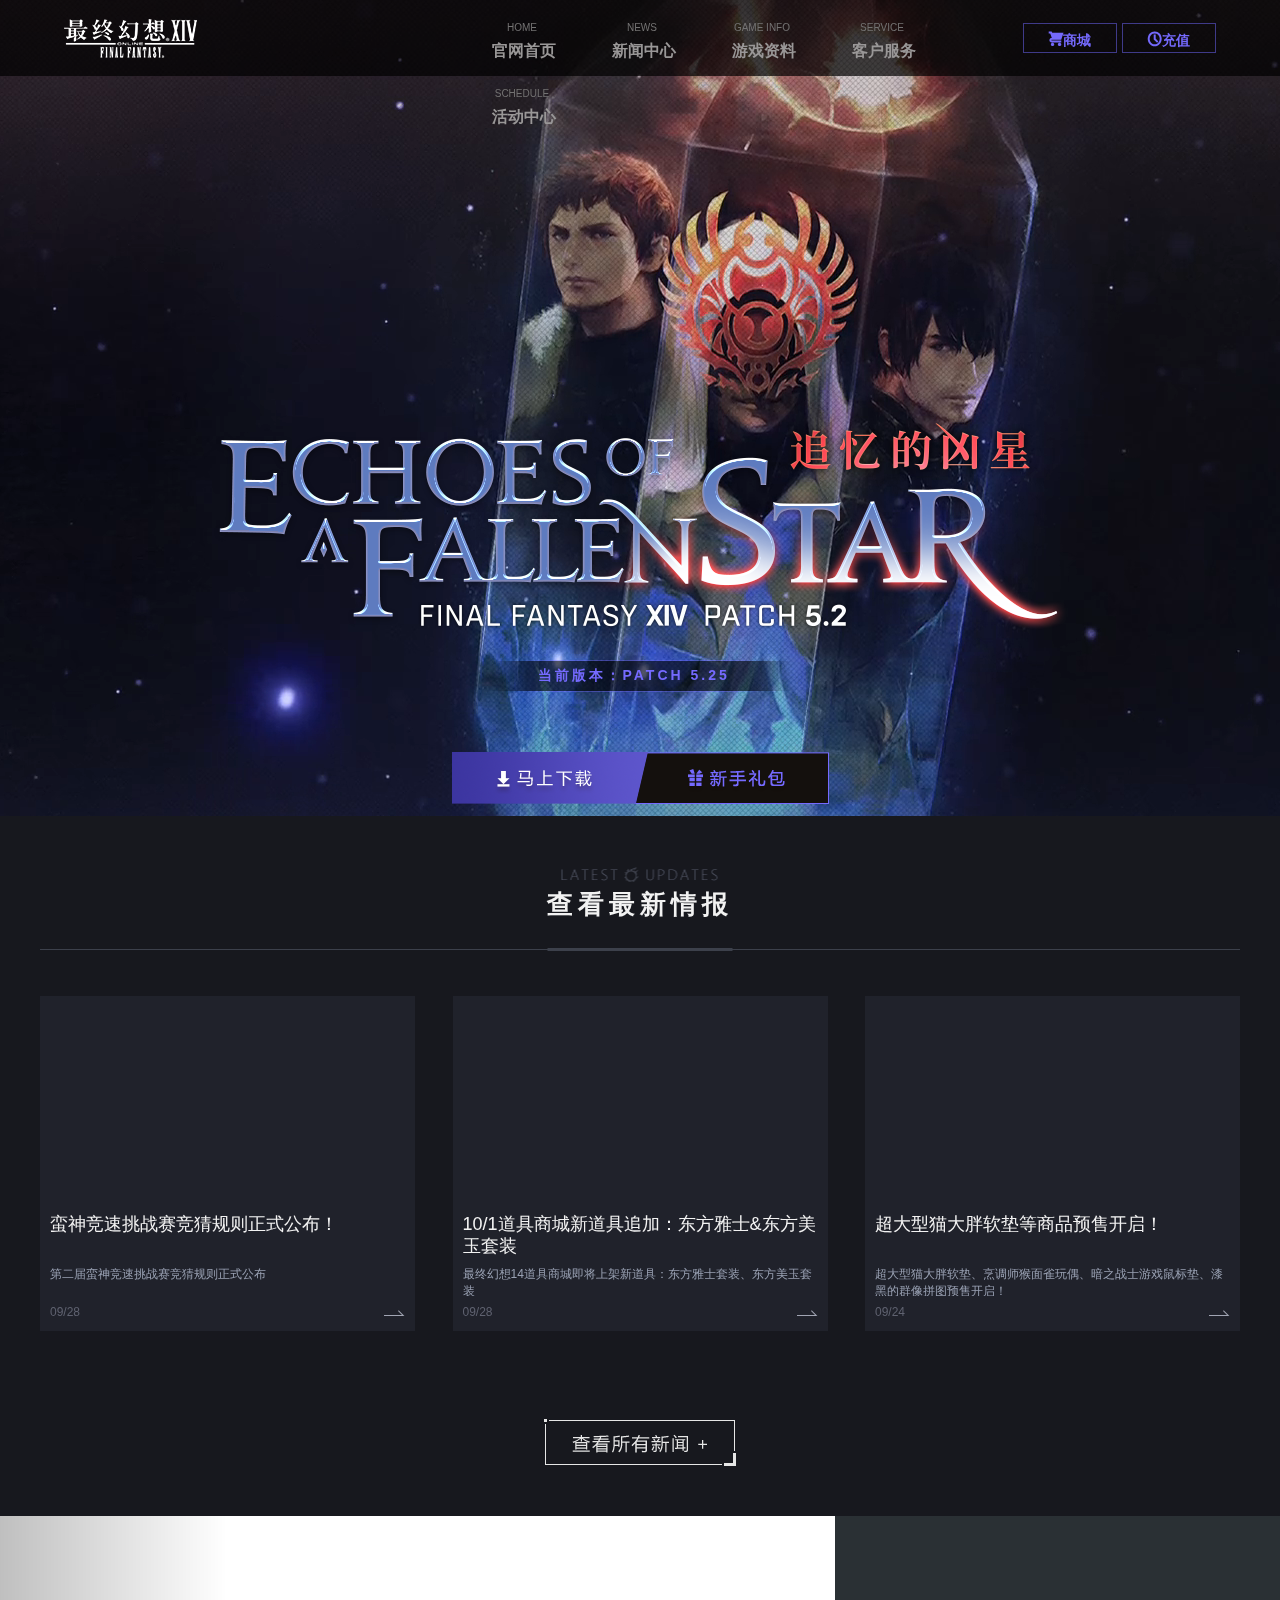
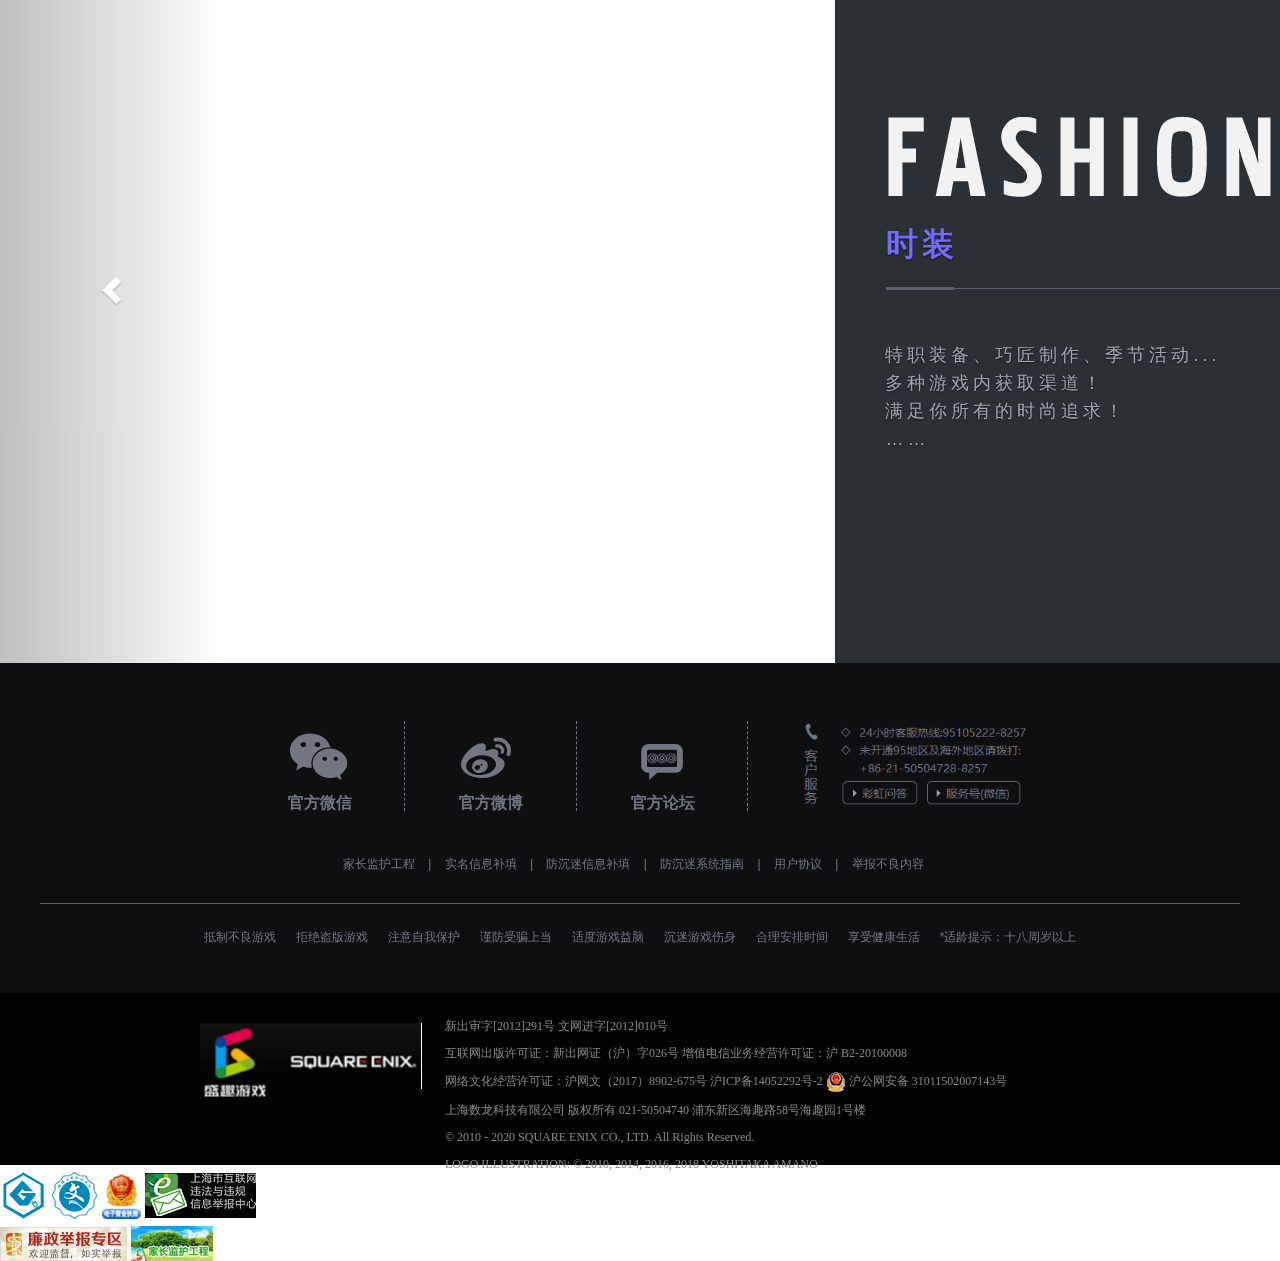
<file: 最终幻想/html/index.html>
<!DOCTYPE html>
<html lang="zh">

<head>
    <meta charset="UTF-8">
    <meta name="viewport" content="width=device-width, initial-scale=1.0">
    <title>FFXIV-index</title>
    <link rel="shortcut icon" href="favicon.ico" type="image/x-icon" />
    <link rel="stylesheet" href="../css/base.css">
    <link rel="stylesheet" href="../css/welcome.css">
    <link rel="stylesheet" href="../css/commen.css">
    <!-- <script src="../js/welcome.js"></script> -->
    <link rel="stylesheet" href="../css/index.css">
    <script src="../js/index.js"></script>
    <script src="../js/jquery.min.js"></script>
    <link rel="stylesheet" href="../bootstrap/css/bootstrap.min.css">
    <script src="../bootstrap/js/bootstrap.min.js"></script>
</head>

<body>
    <div class="app">
        <div class="sliderbar">
            <div class="goback"></div>
        </div>
        <div class="videoBox">
            <video muted="muted" loop="loop" autoplay="autoplay">
                <source src="../media/index/index.mp4" type="video/mp4">
            </video>
        </div>
        <!-- 头部开始 -->
        <div class="head">
            <div class="headBody">
                <div class="hLeft">
                    <a href="../html/welcome.html">
                        <img src="../media/welcome/logo.png" alt="">
                    </a>
                </div>
                <div class="mid">
                    <div class="indexItem1">
                        <a href="" id="indexBanner">
                            <p>HOME</p>
                            <p>官网首页</p>
                        </a>
                    </div>
                    <div class="indexItem1">
                        <a href="">
                            <p>NEWS</p>
                            <p>新闻中心</p>
                        </a>
                    </div>
                    <div class="indexItem1">
                        <a href="">
                            <p>GAME INFO</p>
                            <p>游戏资料</p>
                        </a>
                    </div>
                    <div class="indexItem1">
                        <a href="">
                            <p>SERVICE</p>
                            <p>客户服务</p>
                        </a>
                    </div>
                    <div class="indexItem1">
                        <a href="">
                            <p>SCHEDULE</p>
                            <p>活动中心</p>
                        </a>
                    </div>
                </div>
                <div class="hRight">
                    <a href="../html/mall.html">
                        <div class="shop">
                            <p>商城</p>
                        </div>
                    </a>
                    <a href="">
                        <div class="recharge">
                            <p>充值</p>
                        </div>
                    </a>

                </div>
            </div>
            <!-- <div class="headCont"></div> -->
            <div class="headDown-father">
                <div class="headDown">
                    <div class="headDetail">
                        <div class="btnLeft">
                            <div class="btnLeftSon">
                                <a href="">
                                    <img src="../media/index/indexyuyue.jpg" alt="">
                                    <p>官方手机App预约正式开启！</p>
                                </a>
                            </div>
                        </div>
                        <div class="btnRight">
                            <div class="btnRightSon">
                                <ul class="btnRightSonList">

                                </ul>
                                <ul class="btnRightSonList">
                                    <li>
                                        <a href="">
                                            最新情报
                                        </a>
                                    </li>
                                    <li>
                                        <a href="">
                                            版本更新笔记
                                        </a>
                                    </li>
                                    <li>
                                        <a href="">
                                            服务器状况
                                        </a>
                                    </li>
                                </ul>
                                <ul class="btnRightSonList">
                                    <li>
                                        <a href="">
                                            客户端下载
                                        </a>
                                    </li>
                                    <li>
                                        <a href="">
                                            壁纸下载
                                        </a>
                                    </li>
                                    <li>
                                        <a href="">
                                            游戏指南
                                        </a>
                                    </li>
                                    <li>
                                        <a href="">
                                            资料站
                                        </a>
                                    </li>
                                    <li>
                                        <a href="">
                                            玩家攻略站
                                        </a>
                                    </li>
                                </ul>
                                <ul class="btnRightSonList">
                                    <li>
                                        <a href="">
                                            注册账号
                                        </a>
                                    </li>
                                    <li>
                                        <a href="">
                                            官方论坛
                                        </a>
                                    </li>
                                    <li>
                                        <a href="">
                                            意见反馈
                                        </a>
                                    </li>
                                    <li>
                                        <a href="">
                                            用户协议
                                        </a>
                                    </li>
                                    <li>
                                        <a href="../html/punish.html">
                                            账号处罚细则
                                        </a>
                                    </li>
                                </ul>
                                <ul class="btnRightSonList">
                                    <li>
                                        <a href="">
                                            最新活动
                                        </a>
                                    </li>
                                </ul>
                            </div>
                        </div>
                    </div>
                </div>
            </div>

        </div>
        <!-- 头部结束 -->
        <!-- 中间部分开始 ===========================================-->
        <!-- contBox是中间开始部分的图片和menu =====-->
        <div class="contBox">
            <div class="playerNum">
                <img src="../media/index/zhui-yi-de-xiong-xin.png" alt="">
            </div>
            <div class="versionInfo">
                <a href="">
                    <img src="../media/index/versionInfo.png" alt="">
                    <p>当前版本：PATCH 5.25</p><span></span>
                </a>

            </div>
            <div class="indexMenuBtn">
                <a href="">
                    <img src="../media/index/menuBtn.png" alt="">
                    <!-- <p>当前版本：PATCH 5.25</p><span></span> -->
                </a>

            </div>

        </div>
        <!-- 最新情报 =============================-->
        <div class="newWrap">
            <div class="newBox">
                <div class="newTit">查看最新情报</div>
                <div class="newList">
                    <div class="newItem">
                        <div class="nItemLick">
                            <div class="nItemLickPic">
                                <img data-lazy-src="../media/index/newsdate1.jpg" alt="">
                            </div>
                            <div class="newInfo">
                                <div class="title">蛮神竞速挑战赛竞猜规则正式公布！</div>
                                <div class="des">第二届蛮神竞速挑战赛竞猜规则正式公布</div>
                                <div class="time">09/28</div>
                            </div>
                        </div>
                    </div>
                    <div class="newItem">
                        <div class="nItemLick">
                            <div class="nItemLickPic">
                                <img data-lazy-src="../media/index/newsdate2.jpg" alt="">
                            </div>
                            <div class="newInfo">
                                <div class="title">10/1道具商城新道具追加：东方雅士&东方美玉套装</div>
                                <div class="des">最终幻想14道具商城即将上架新道具：东方雅士套装、东方美玉套装</div>
                                <div class="time">09/28</div>
                            </div>
                        </div>
                    </div>
                    <div class="newItem">
                        <div class="nItemLick">
                            <div class="nItemLickPic">
                                <img data-lazy-src="../media/index/newsdate3.jpg" alt="">
                            </div>
                            <div class="newInfo">
                                <div class="title">超大型猫大胖软垫等商品预售开启！</div>
                                <div class="des">超大型猫大胖软垫、烹调师猴面雀玩偶、暗之战士游戏鼠标垫、漆黑的群像拼图预售开启！</div>
                                <div class="time">09/24</div>
                            </div>
                        </div>
                    </div>

                </div>
                <div class="lookMoreNews">
                    <a href="">

                    </a>
                </div>
            </div>
        </div>
        <!-- 轮播盒子============================= -->
        <div class="focus">
            <div id="carousel-example-generic" class="carousel slide" data-ride="carousel">
                <!-- Indicators 小圆点 -->
                <ol class="carousel-indicators">
                    <!-- <li data-target="#carousel-example-generic" data-slide-to="0" class="active"></li>
                    <li data-target="#carousel-example-generic" data-slide-to="1"></li>
                    <li data-target="#carousel-example-generic" data-slide-to="2"></li>
                    <li data-target="#carousel-example-generic" data-slide-to="3"></li> -->
                </ol>

                <!-- Wrapper for slides 轮播图片 -->
                <div class="carousel-inner" role="listbox">
                    <div class="item active">
                        <img data-lazy-src="../media/index/lun1.jpg" alt="...">
                        <div class="carousel-caption">
                            <div class="carousel-caption-son1">
                                <div class="carousel-caption-son1-cont">
                                    <img src="../media/index/lun1info.png" alt="">
                                    <div class="tit">时装</div>
                                    <div class="carousel-caption-son1-cont-des">
                                        <p>特职装备、巧匠制作、季节活动...</p>
                                        <p>多种游戏内获取渠道！</p>
                                        <p>满足你所有的时尚追求！</p>
                                        <p class="lesno">……</p>
                                    </div>
                                </div>
                            </div>
                        </div>
                    </div>
                    <div class="item">
                        <img src="../media/index/lun2.jpg" alt="...">
                        <div class="carousel-caption">
                            <div class="carousel-caption-son1">
                                <div class="carousel-caption-son1-cont">
                                    <img src="../media/index/lun2info.png" alt="">
                                    <div class="tit">剧情</div>
                                    <div class="carousel-caption-son1-cont-des">
                                        <p>宏大而沉重的故事</p>
                                        <p>永无止境的战斗物语</p>
                                        <p class="lesno">……</p>
                                    </div>
                                    <div class="lookMoreNews2">
                                        <a href=""></a>
                                    </div>
                                </div>
                            </div>
                        </div>
                    </div>
                    <div class="item">
                        <img src="../media/index/lun3.jpg" alt="...">
                        <div class="carousel-caption">
                            <div class="carousel-caption-son1">
                                <div class="carousel-caption-son1-cont">
                                    <img src="../media/index/lun3info.png" alt="">
                                    <div class="tit">特职</div>
                                    <div class="carousel-caption-son1-cont-des">
                                        <p>最终幻想系列惯有特色“兵装系统”...</p>
                                        <p>随心一键切换职业</p>
                                        <p class="lesno">……</p>
                                    </div>
                                    <div class="lookMoreNews2">
                                        <a href=""></a>
                                    </div>
                                </div>
                            </div>
                        </div>
                    </div>
                    <div class="item">
                        <img src="../media/index/lun4.jpg" alt="...">
                        <div class="carousel-caption">
                            <div class="carousel-caption-son1">
                                <div class="carousel-caption-son1-cont">
                                    <img src="../media/index/lun4info.png" alt="">
                                    <div class="tit">副本</div>
                                    <div class="carousel-caption-son1-cont-des">
                                        <p>协同伙伴讨伐敌人...</p>
                                        <p>快来使用可以左右战斗的极限技吧</p>
                                        <p class="lesno">……</p>
                                    </div>
                                </div>
                            </div>
                        </div>
                    </div>

                </div>

                <!-- Controls 左右箭头 -->
                <a class="left carousel-control" href="#carousel-example-generic" role="button" data-slide="prev">
                    <span class="glyphicon glyphicon-chevron-left" aria-hidden="true"></span>
                    <span class="sr-only">Previous</span>
                </a>
                <a class="right carousel-control" href="#carousel-example-generic" role="button" data-slide="next">
                    <span class="glyphicon glyphicon-chevron-right" aria-hidden="true"></span>
                    <span class="sr-only">Next</span>
                </a>
            </div>
            <script>
                $('.carousel').carousel({
                    interval: 2000000
                })
            </script>
        </div>
        <!-- 脚踝================================= -->
        <div class="ankle">
            <div class="ankleMain">
                <div class="ankleMainLeft">
                    <a href="" class="ankleMainLeft-a">
                        <p class="wxImg"></p>
                        <p>官方微信</p>
                    </a>
                    <a href="" class="ankleMainLeft-a">
                        <p class="wxImg"></p>
                        <p>官方微博</p>
                    </a>
                    <a href="" class="ankleMainLeft-a">
                        <p class="wxImg"></p>
                        <p>官方论坛</p>
                    </a>
                </div>
                <div class="ankleMainRight">
                    <a href="">
                        <div class="seriInfo">
                            <img src="../media/index/kehufuwu.png" alt="">
                        </div>
                    </a>

                </div>
            </div>
            <div class="wallowText">
                <a href="">家长监护工程&nbsp;&nbsp;&nbsp;&nbsp;|&nbsp;&nbsp;&nbsp;&nbsp;</a>
                <a href="">实名信息补填&nbsp;&nbsp;&nbsp;&nbsp;|&nbsp;&nbsp;&nbsp;&nbsp;</a>
                <a href="">防沉迷信息补填&nbsp;&nbsp;&nbsp;&nbsp;|&nbsp;&nbsp;&nbsp;&nbsp;</a>
                <a href="">防沉迷系统指南&nbsp;&nbsp;&nbsp;&nbsp;|&nbsp;&nbsp;&nbsp;&nbsp;</a>
                <a href="">用户协议&nbsp;&nbsp;&nbsp;&nbsp;|&nbsp;&nbsp;&nbsp;&nbsp;</a>
                <a href="">举报不良内容&nbsp;&nbsp;&nbsp;&nbsp;</a>
            </div>
            <div class="counselText">
                <span>抵制不良游戏</span>
                <span>拒绝盗版游戏</span>
                <span>注意自我保护</span>
                <span>谨防受骗上当</span>
                <span>适度游戏益脑</span>
                <span>沉迷游戏伤身</span>
                <span>合理安排时间</span>
                <span>享受健康生活</span>
                <span>*适龄提示：十八周岁以上</span>
            </div>
        </div>
        <!-- 中间部分结束========================================== -->
        <!-- foot================================ -->
        <div class="footer">
            <div class="footerLogo">
                <img src="../media/welcome/leftLogo.png" alt="">
            </div>
            <div class="copyrightCont">
                <p>
                    <a href="">新出审字[2012]291号&nbsp;文网进字[2012]010号</a>
                </p>
                <p>
                    <a href="">互联网出版许可证：新出网证（沪）字026号
                        <span>增值电信业务经营许可证：沪 B2-20100008</span></a>

                </p>
                <p>
                    <a href="">
                        网络文化经营许可证：沪网文（2017）8902-675号
                        <span>沪ICP备14052292号-2</span>
                    </a>

                    <a href="">
                        <img src="../media/welcome/beian.png" alt=""> 沪公网安备 31011502007143号 </a>
                </p>
                <p>上海数龙科技有限公司 版权所有 021-50504740 浦东新区海趣路58号海趣园1号楼</p>
                <p>© 2010 - 2020 SQUARE ENIX CO., LTD. All Rights Reserved.</p>
                <p> LOGO ILLUSTRATION: © 2010, 2014, 2016, 2018 YOSHITAKA AMANO</p>
            </div>
            <div class="copyrightPriv">
                <img src="../media/welcome/r1.png" alt="">
                <img src="../media/welcome/r2.png" alt="">
                <img src="../media/welcome/r3.png" alt="">
                <img src="../media/welcome/r4.png" alt="">
                <img src="../media/welcome/r5.png" alt="">
                <img src="../media/welcome/r6.png" alt="">
            </div>
        </div>
    </div>

    <script src="../js/EasyLazyload.min.js"></script>
    <script>
        lazyLoadInit({
            showTime: 1000,
            onLoadBackEnd: function(i, e) {
                console.log("onLoadBackEnd:" + i);
            },
            onLoadBackStart: function(i, e) {
                console.log("onLoadBackStart:" + i);
            }
        });
    </script>
</body>

</html>
</file>
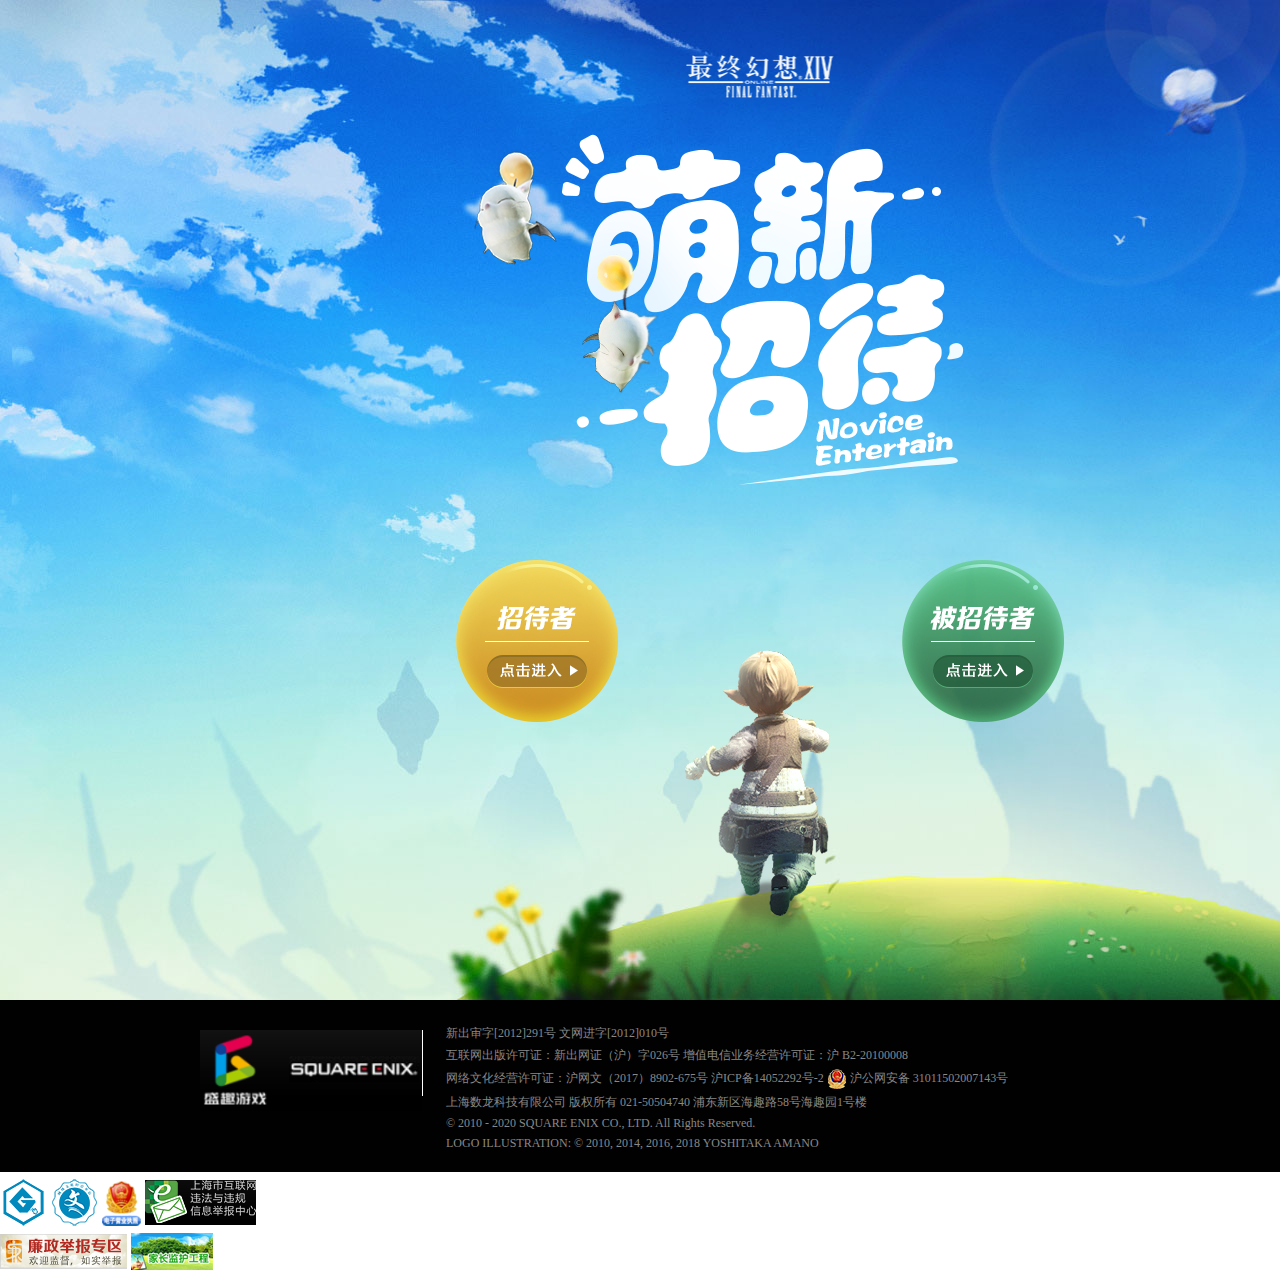
<file: 最终幻想/html/entertain.html>
<!DOCTYPE html>
<html lang="zh">

<head>
    <meta charset="UTF-8">
    <meta name="viewport" content="width=device-width, initial-scale=1.0">
    <title>FFXIV-entertain</title>
    <link rel="shortcut icon" href="favicon.ico" type="image/x-icon" />
    <link rel="stylesheet" href="../css/animate.min.css">
    <link rel="stylesheet" href="../css/base.css">
    <link rel="stylesheet" href="../css/welcome.css">
    <link rel="stylesheet" href="../css/commen.css">
    <link rel="stylesheet" href="../css/entertain.css">
    <!-- <script src="../js/index.js"></script> -->
    <script src="../js/jquery.min.js"></script>
</head>

<body>
    <div class="app">
        <div class="entertainHead">
            <div class="entertainHeadCont">
                <div class="logo">
                    <a href="../html/welcome.html"></a>
                </div>
                <div class="animated bounceIn zhaodaiImg"></div>
                <div class="animated bounceIn xiaoren"></div>
                <div class="animated bounceIn zhaodaiBtnL"></div>
                <div class="animated bounceIn zhaodaiBtnR"></div>
            </div>
        </div>
        <!-- 中间部分结束========================================== -->
        <!-- foot================================ -->
        <div class="footer">
            <div class="footerLogo">
                <img src="../media/welcome/leftLogo.png" alt="">
            </div>
            <div class="copyrightCont">
                <p>
                    <a href="">新出审字[2012]291号&nbsp;文网进字[2012]010号</a>
                </p>
                <p>
                    <a href="">互联网出版许可证：新出网证（沪）字026号
                        <span>增值电信业务经营许可证：沪 B2-20100008</span></a>

                </p>
                <p>
                    <a href="">
                        网络文化经营许可证：沪网文（2017）8902-675号
                        <span>沪ICP备14052292号-2</span>
                    </a>

                    <a href="">
                        <img src="../media/welcome/beian.png" alt=""> 沪公网安备 31011502007143号 </a>
                </p>
                <p>上海数龙科技有限公司 版权所有 021-50504740 浦东新区海趣路58号海趣园1号楼</p>
                <p>© 2010 - 2020 SQUARE ENIX CO., LTD. All Rights Reserved.</p>
                <p> LOGO ILLUSTRATION: © 2010, 2014, 2016, 2018 YOSHITAKA AMANO</p>
            </div>
            <div class="copyrightPriv">
                <img src="../media/welcome/r1.png" alt="">
                <img src="../media/welcome/r2.png" alt="">
                <img src="../media/welcome/r3.png" alt="">
                <img src="../media/welcome/r4.png" alt="">
                <img src="../media/welcome/r5.png" alt="">
                <img src="../media/welcome/r6.png" alt="">
            </div>
        </div>

    </div>


</body>

</html>
</file>
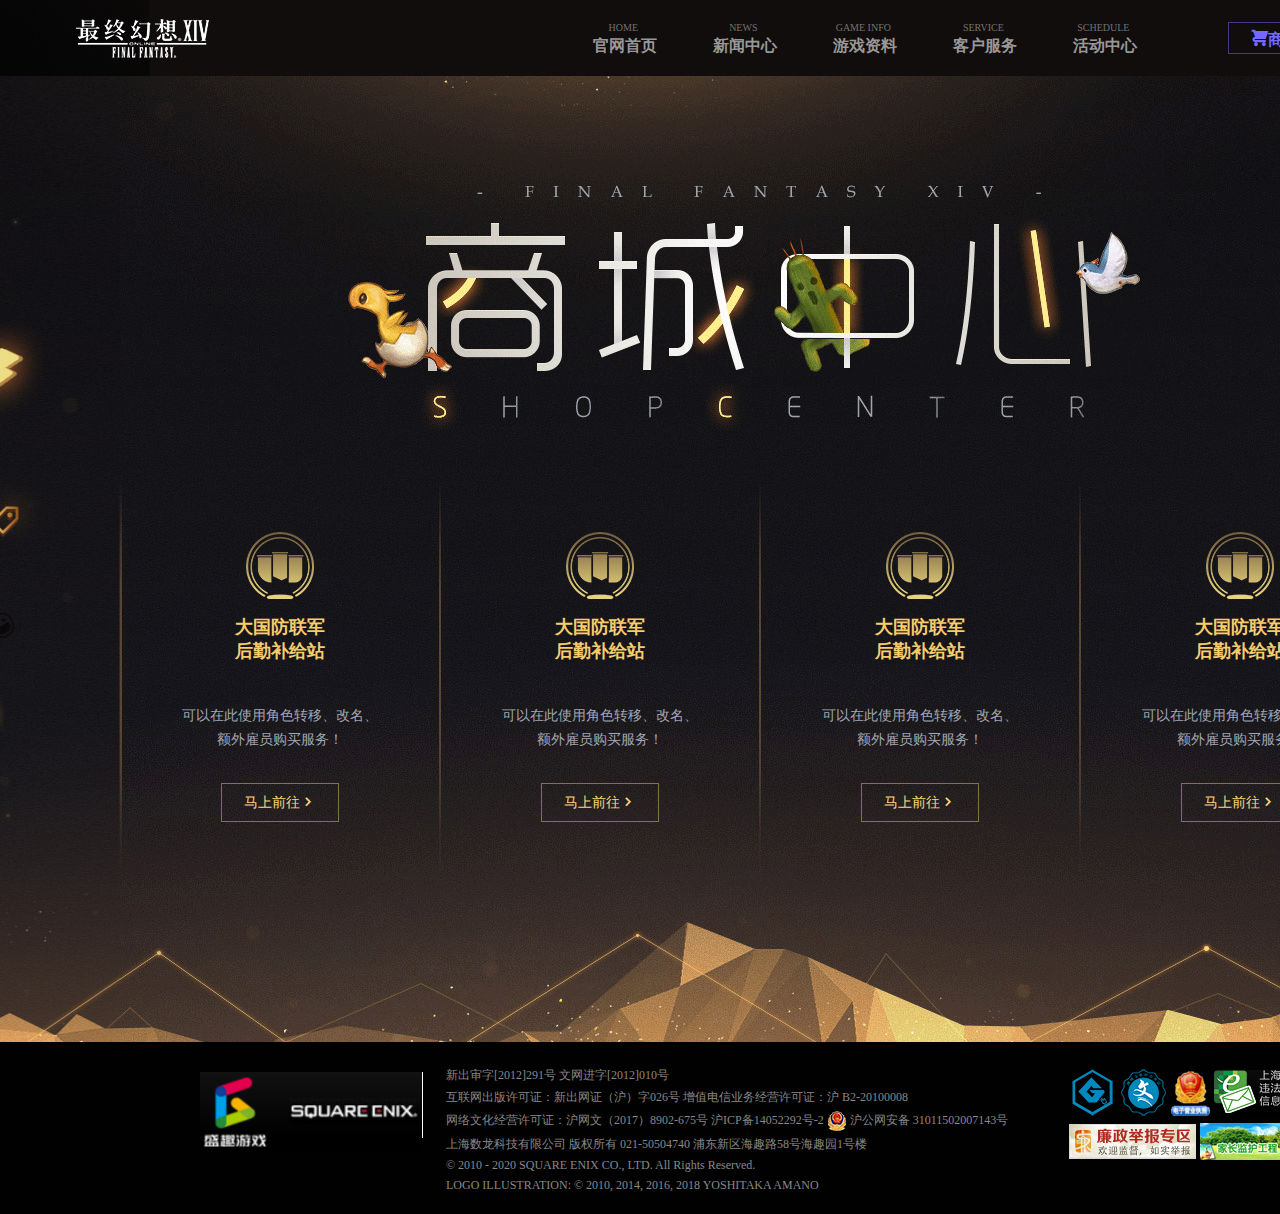
<file: 最终幻想/html/mall.html>
<!DOCTYPE html>
<html lang="zh">

<head>
    <meta charset="UTF-8">
    <meta name="viewport" content="width=device-width, initial-scale=1.0">
    <title>FFXIV-mall</title>
    <link rel="shortcut icon" href="favicon.ico" type="image/x-icon" />
    <link rel="stylesheet" href="../css/base.css">
    <link rel="stylesheet" href="../css/welcome.css">
    <link rel="stylesheet" href="../css/commen.css">
    <!-- <script src="../js/welcome.js"></script> -->
    <link rel="stylesheet" href="../css/index.css">
    <link rel="stylesheet" href="../css/mall.css">
    <script src="../js/index.js"></script>
    <script src="../js/jquery.min.js"></script>
    <!-- <link rel="stylesheet" href="../bootstrap/css/bootstrap.min.css"> -->
    <!-- <script src="../bootstrap/js/bootstrap.min.js"></script> -->
</head>

<body>
    <div class="app">
        <!-- 头部开始 -->
        <div class="head" style="position:absolute">
            <div class="headBody">
                <div class="hLeft">
                    <a href="../html/welcome.html">
                        <img src="../media/welcome/logo.png" alt="">
                    </a>
                </div>
                <div class="mid">
                    <div class="indexItem1">
                        <a href="../html/index.html" id="indexBanner">
                            <p>HOME</p>
                            <p>官网首页</p>
                        </a>
                    </div>
                    <div class="indexItem1">
                        <a href="">
                            <p>NEWS</p>
                            <p>新闻中心</p>
                        </a>
                    </div>
                    <div class="indexItem1">
                        <a href="">
                            <p>GAME INFO</p>
                            <p>游戏资料</p>
                        </a>
                    </div>
                    <div class="indexItem1">
                        <a href="">
                            <p>SERVICE</p>
                            <p>客户服务</p>
                        </a>
                    </div>
                    <div class="indexItem1">
                        <a href="">
                            <p>SCHEDULE</p>
                            <p>活动中心</p>
                        </a>
                    </div>
                </div>
                <div class="hRight">
                    <a href="">
                        <div class="shop">
                            <p>商城</p>
                        </div>
                    </a>
                    <a href="">
                        <div class="recharge">
                            <p>充值</p>
                        </div>
                    </a>

                </div>
            </div>
            <!-- <div class="headCont"></div> -->
            <div class="headDown-father">
                <div class="headDown">
                    <div class="headDetail">
                        <div class="btnLeft">
                            <div class="btnLeftSon">
                                <a href="">
                                    <img src="../media/index/indexyuyue.jpg" alt="">
                                    <p>官方手机App预约正式开启！</p>
                                </a>
                            </div>
                        </div>
                        <div class="btnRight">
                            <div class="btnRightSon">
                                <ul class="btnRightSonList">

                                </ul>
                                <ul class="btnRightSonList">
                                    <li>
                                        <a href="">
                                            最新情报
                                        </a>
                                    </li>
                                    <li>
                                        <a href="">
                                            版本更新笔记
                                        </a>
                                    </li>
                                    <li>
                                        <a href="">
                                            服务器状况
                                        </a>
                                    </li>
                                </ul>
                                <ul class="btnRightSonList">
                                    <li>
                                        <a href="">
                                            客户端下载
                                        </a>
                                    </li>
                                    <li>
                                        <a href="">
                                            壁纸下载
                                        </a>
                                    </li>
                                    <li>
                                        <a href="">
                                            游戏指南
                                        </a>
                                    </li>
                                    <li>
                                        <a href="">
                                            资料站
                                        </a>
                                    </li>
                                    <li>
                                        <a href="">
                                            玩家攻略站
                                        </a>
                                    </li>
                                </ul>
                                <ul class="btnRightSonList">
                                    <li>
                                        <a href="">
                                            注册账号
                                        </a>
                                    </li>
                                    <li>
                                        <a href="">
                                            官方论坛
                                        </a>
                                    </li>
                                    <li>
                                        <a href="">
                                            意见反馈
                                        </a>
                                    </li>
                                    <li>
                                        <a href="">
                                            用户协议
                                        </a>
                                    </li>
                                    <li>
                                        <a href="../html/punish.html">
                                            账号处罚细则
                                        </a>
                                    </li>
                                </ul>
                                <ul class="btnRightSonList">
                                    <li>
                                        <a href="">
                                            最新活动
                                        </a>
                                    </li>
                                </ul>
                            </div>
                        </div>
                    </div>
                </div>
            </div>

        </div>
        <!-- 头部结束 -->
        <div class="mid-section">
            <div class="spcont">
                <div class="spitem">
                    <div class="icons icon1"></div>
                    <div class="txt">
                        <p>大国防联军</p>
                        <p>后勤补给站</p>
                    </div>
                    <div class="des">
                        <p>可以在此使用角色转移、改名、</p>
                        <p>额外雇员购买服务！</p>
                    </div>
                    <div class="bott">
                        <a href="" class="bott-a">
                            <span>马上前往</span><i> </i>

                        </a>
                    </div>
                </div>
                <div class="spitem">
                    <div class="icons icon1"></div>
                    <div class="txt">
                        <p>大国防联军</p>
                        <p>后勤补给站</p>
                    </div>
                    <div class="des">
                        <p>可以在此使用角色转移、改名、</p>
                        <p>额外雇员购买服务！</p>
                    </div>
                    <div class="bott">
                        <a href="" class="bott-a">
                            <span>马上前往</span><i> </i>

                        </a>
                    </div>
                </div>
                <div class="spitem">
                    <div class="icons icon1"></div>
                    <div class="txt">
                        <p>大国防联军</p>
                        <p>后勤补给站</p>
                    </div>
                    <div class="des">
                        <p>可以在此使用角色转移、改名、</p>
                        <p>额外雇员购买服务！</p>
                    </div>
                    <div class="bott">
                        <a href="" class="bott-a">
                            <span>马上前往</span><i> </i>

                        </a>
                    </div>
                </div>
                <div class="spitem">
                    <div class="icons icon1"></div>
                    <div class="txt">
                        <p>大国防联军</p>
                        <p>后勤补给站</p>
                    </div>
                    <div class="des">
                        <p>可以在此使用角色转移、改名、</p>
                        <p>额外雇员购买服务！</p>
                    </div>
                    <div class="bott">
                        <a href="" class="bott-a">
                            <span>马上前往</span><i> </i>

                        </a>
                    </div>
                </div>
            </div>
        </div>
        <!-- 中间部分结束========================================== -->
        <!-- foot================================ -->
        <div class="footer">
            <div class="footerLogo">
                <img src="../media/welcome/leftLogo.png" alt="">
            </div>
            <div class="copyrightCont">
                <p>
                    <a href="">新出审字[2012]291号&nbsp;文网进字[2012]010号</a>
                </p>
                <p>
                    <a href="">互联网出版许可证：新出网证（沪）字026号
                        <span>增值电信业务经营许可证：沪 B2-20100008</span></a>

                </p>
                <p>
                    <a href="">
                        网络文化经营许可证：沪网文（2017）8902-675号
                        <span>沪ICP备14052292号-2</span>
                    </a>

                    <a href="">
                        <img src="../media/welcome/beian.png" alt=""> 沪公网安备 31011502007143号 </a>
                </p>
                <p>上海数龙科技有限公司 版权所有 021-50504740 浦东新区海趣路58号海趣园1号楼</p>
                <p>© 2010 - 2020 SQUARE ENIX CO., LTD. All Rights Reserved.</p>
                <p> LOGO ILLUSTRATION: © 2010, 2014, 2016, 2018 YOSHITAKA AMANO</p>
            </div>
            <div class="copyrightPriv">
                <img src="../media/welcome/r1.png" alt="">
                <img src="../media/welcome/r2.png" alt="">
                <img src="../media/welcome/r3.png" alt="">
                <img src="../media/welcome/r4.png" alt="">
                <img src="../media/welcome/r5.png" alt="">
                <img src="../media/welcome/r6.png" alt="">
            </div>
        </div>

    </div>


</body>

</html>
</file>
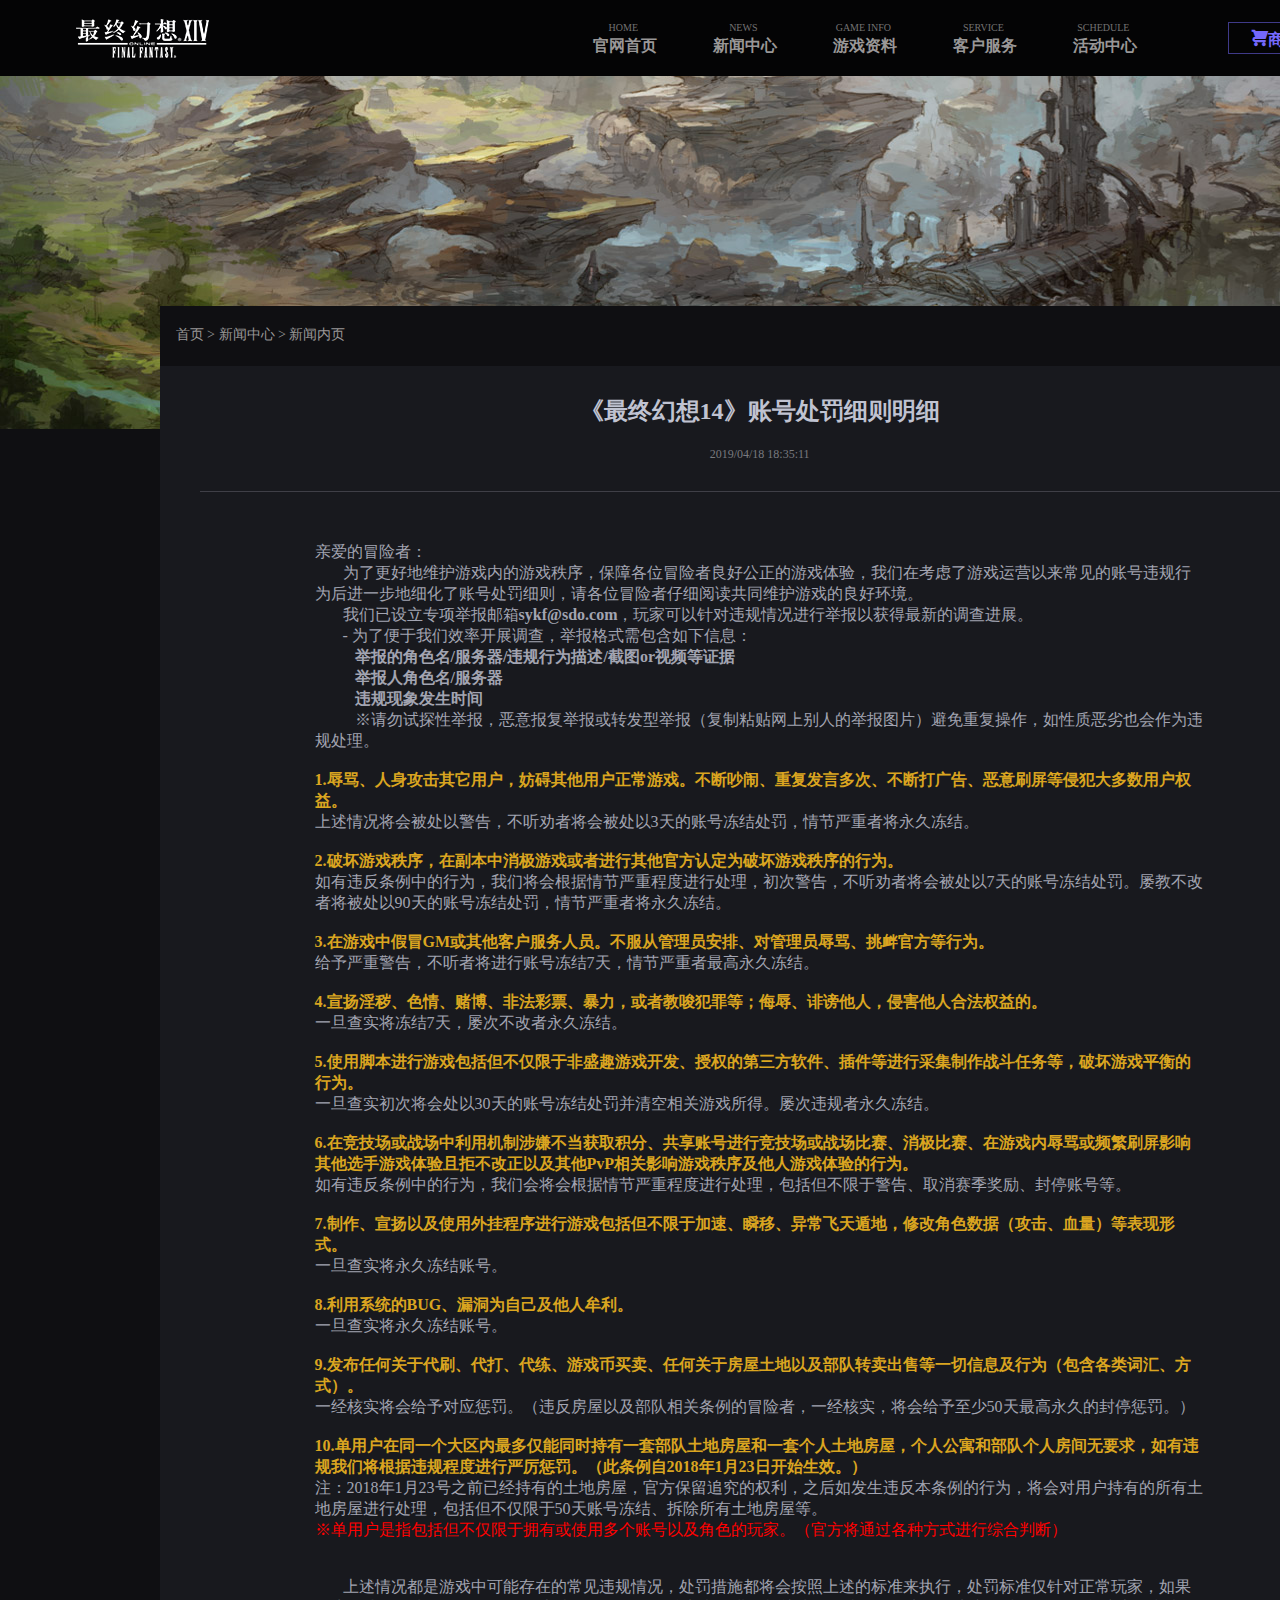
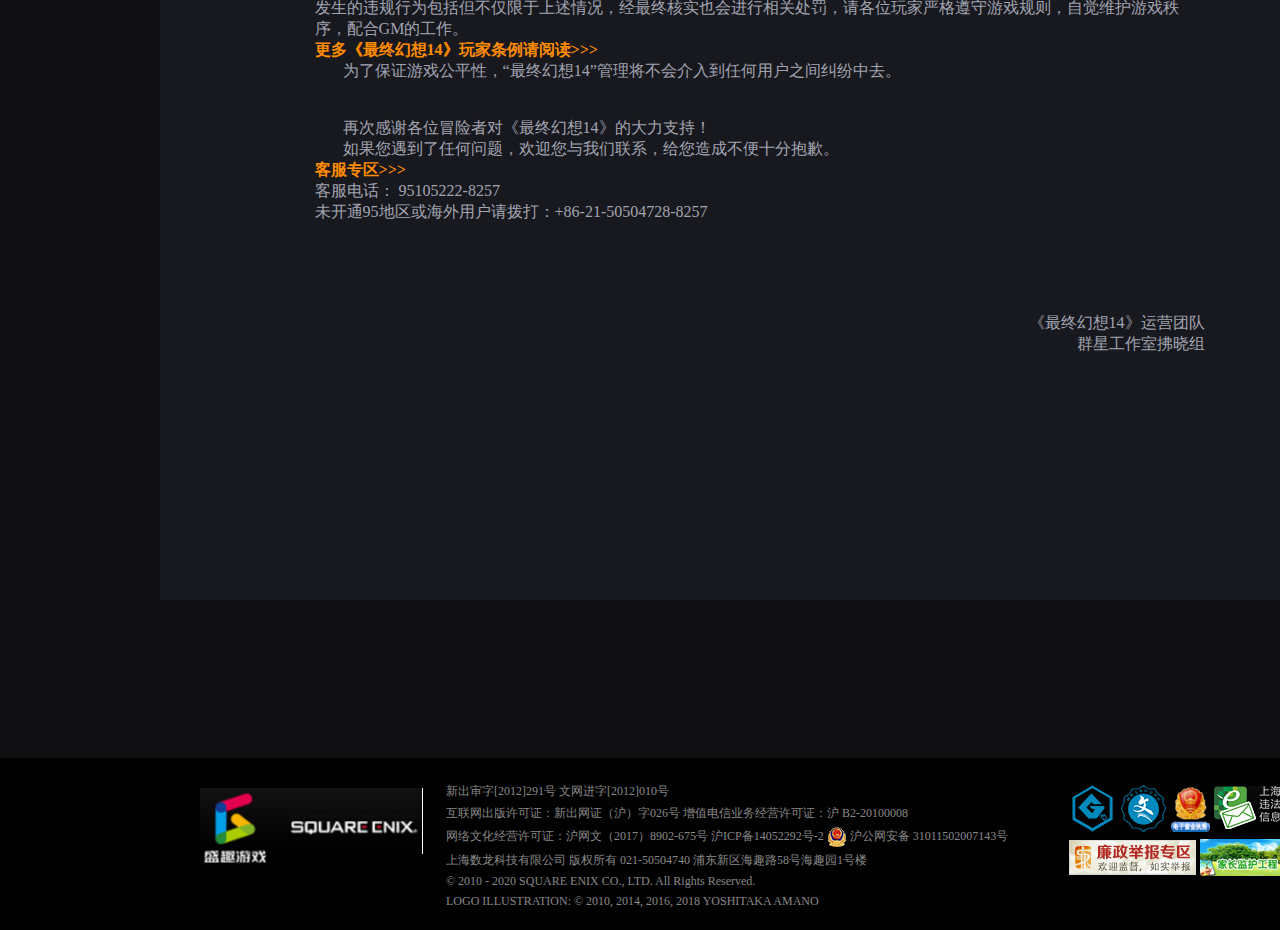
<file: 最终幻想/html/punish.html>
<!DOCTYPE html>
<html lang="zh">

<head>
    <meta charset="UTF-8">
    <meta name="viewport" content="width=device-width, initial-scale=1.0">
    <title>FFXIV-punish</title>
    <link rel="shortcut icon" href="favicon.ico" type="image/x-icon" />
    <link rel="stylesheet" href="../css/base.css">
    <link rel="stylesheet" href="../css/welcome.css">
    <link rel="stylesheet" href="../css/commen.css">
    <!-- <script src="../js/welcome.js"></script> -->
    <link rel="stylesheet" href="../css/index.css">
    <link rel="stylesheet" href="../css/punish.css">
    <script src="../js/index.js"></script>
    <script src="../js/jquery.min.js"></script>
</head>

<body>
    <div class="app">
        <!-- 头部开始 -->
        <div class="head" style="position:absolute">
            <div class="headBody">
                <div class="hLeft">
                    <a href="../html/welcome.html">
                        <img src="../media/welcome/logo.png" alt="">
                    </a>
                </div>
                <div class="mid">
                    <div class="indexItem1">
                        <a href="../html/index.html" id="indexBanner">
                            <p>HOME</p>
                            <p>官网首页</p>
                        </a>
                    </div>
                    <div class="indexItem1">
                        <a href="">
                            <p>NEWS</p>
                            <p>新闻中心</p>
                        </a>
                    </div>
                    <div class="indexItem1">
                        <a href="">
                            <p>GAME INFO</p>
                            <p>游戏资料</p>
                        </a>
                    </div>
                    <div class="indexItem1">
                        <a href="">
                            <p>SERVICE</p>
                            <p>客户服务</p>
                        </a>
                    </div>
                    <div class="indexItem1">
                        <a href="">
                            <p>SCHEDULE</p>
                            <p>活动中心</p>
                        </a>
                    </div>
                </div>
                <div class="hRight">
                    <a href="../html/mall.html">
                        <div class="shop">
                            <p>商城</p>
                        </div>
                    </a>
                    <a href="">
                        <div class="recharge">
                            <p>充值</p>
                        </div>
                    </a>

                </div>
            </div>
            <!-- <div class="headCont"></div> -->
            <div class="headDown-father">
                <div class="headDown">
                    <div class="headDetail">
                        <div class="btnLeft">
                            <div class="btnLeftSon">
                                <a href="">
                                    <img src="../media/index/indexyuyue.jpg" alt="">
                                    <p>官方手机App预约正式开启！</p>
                                </a>
                            </div>
                        </div>
                        <div class="btnRight">
                            <div class="btnRightSon">
                                <ul class="btnRightSonList">

                                </ul>
                                <ul class="btnRightSonList">
                                    <li>
                                        <a href="">
                                            最新情报
                                        </a>
                                    </li>
                                    <li>
                                        <a href="">
                                            版本更新笔记
                                        </a>
                                    </li>
                                    <li>
                                        <a href="">
                                            服务器状况
                                        </a>
                                    </li>
                                </ul>
                                <ul class="btnRightSonList">
                                    <li>
                                        <a href="">
                                            客户端下载
                                        </a>
                                    </li>
                                    <li>
                                        <a href="">
                                            壁纸下载
                                        </a>
                                    </li>
                                    <li>
                                        <a href="">
                                            游戏指南
                                        </a>
                                    </li>
                                    <li>
                                        <a href="">
                                            资料站
                                        </a>
                                    </li>
                                    <li>
                                        <a href="">
                                            玩家攻略站
                                        </a>
                                    </li>
                                </ul>
                                <ul class="btnRightSonList">
                                    <li>
                                        <a href="">
                                            注册账号
                                        </a>
                                    </li>
                                    <li>
                                        <a href="">
                                            官方论坛
                                        </a>
                                    </li>
                                    <li>
                                        <a href="">
                                            意见反馈
                                        </a>
                                    </li>
                                    <li>
                                        <a href="">
                                            用户协议
                                        </a>
                                    </li>
                                    <li>
                                        <a href="">
                                            账号处罚细则
                                        </a>
                                    </li>
                                </ul>
                                <ul class="btnRightSonList">
                                    <li>
                                        <a href="">
                                            最新活动
                                        </a>
                                    </li>
                                </ul>
                            </div>
                        </div>
                    </div>
                </div>
            </div>

        </div>
        <!-- 头部结束 -->
        <div class="mid-section">
            <div class="punishDetail">
                <div class="punishDetailSon">
                    <div class="newsHead">
                        <a href="#/home" class="">首页</a>
                        &gt;
                        <a href="#/newstab" class="router-link-active">新闻中心</a>
                        &gt; 新闻内页

                    </div>
                    <div class="newsTit">
                        <div>《最终幻想14》账号处罚细则明细</div>
                        <div>2019/04/18 18:35:11</div>
                    </div>
                    <div class="newsCon">
                        <p>亲爱的冒险者：</p>
                        <p>&nbsp; &nbsp; &nbsp;
                            &nbsp;为了更好地维护游戏内的游戏秩序，保障各位冒险者良好公正的游戏体验，我们在考虑了游戏运营以来常见的账号违规行为后进一步地细化了账号处罚细则，请各位冒险者仔细阅读共同维护游戏的良好环境。&nbsp;
                            &nbsp; &nbsp;</p>
                        <p>&nbsp; &nbsp; &nbsp; &nbsp;我们已设立专项举报邮箱<strong>sykf@sdo.com</strong>，玩家可以针对违规情况进行举报以获得最新的调查进展。
                        </p>
                        <p>&nbsp; &nbsp; &nbsp; &nbsp;- 为了便于我们效率开展调查，举报格式需包含如下信息：</p>
                        <p>&nbsp; &nbsp; &nbsp; &nbsp;&nbsp; &nbsp;<strong>举报的角色名/服务器/违规行为描述/截图or视频等证据</strong></p>
                        <p>&nbsp; &nbsp; &nbsp; &nbsp;&nbsp; &nbsp;<strong>举报人角色名/服务器</strong></p>
                        <p>&nbsp; &nbsp; &nbsp; &nbsp;<strong>&nbsp; &nbsp;违规现象发生时间</strong></p>
                        <p>&nbsp; &nbsp; &nbsp; &nbsp; &nbsp; ※请勿试探性举报，恶意报复举报或转发型举报（复制粘贴网上别人的举报图片）避免重复操作，如性质恶劣也会作为违规处理。
                        </p>
                        <p><br>
                            <span
                                style="color:#DAA520;"><strong>1.辱骂、人身攻击其它用户，妨碍其他用户正常游戏。不断吵闹、重复发言多次、不断打广告、恶意刷屏等侵犯大多数用户权益。</strong></span>
                        </p>
                        <p>上述情况将会被处以警告，不听劝者将会被处以3天的账号冻结处罚，情节严重者将永久冻结。</p>
                        <p>&nbsp;</p>
                        <p><span style="color:#DAA520;"><strong>2.破坏游戏秩序，在副本中消极游戏或者进行其他官方认定为破坏游戏秩序的行为。</strong></span>
                        </p>
                        <p>如有违反条例中的行为，我们将会根据情节严重程度进行处理，初次警告，不听劝者将会被处以7天的账号冻结处罚。屡教不改者将被处以90天的账号冻结处罚，情节严重者将永久冻结。</p>
                        <p>&nbsp;</p>
                        <p><span
                                style="color:#DAA520;"><strong>3.在游戏中假冒GM或其他客户服务人员。不服从管理员安排、对管理员辱骂、挑衅官方等行为。</strong></span>
                        </p>
                        <p>给予严重警告，不听者将进行账号冻结7天，情节严重者最高永久冻结。</p>
                        <p>&nbsp;</p>
                        <p><span
                                style="color:#DAA520;"><strong>4.宣扬淫秽、色情、赌博、非法彩票、暴力，或者教唆犯罪等；侮辱、诽谤他人，侵害他人合法权益的。</strong></span>
                        </p>
                        <p>一旦查实将冻结7天，屡次不改者永久冻结。</p>
                        <p>&nbsp;</p>
                        <p><span
                                style="color:#DAA520;"><strong>5.使用脚本进行游戏包括但不仅限于非盛趣游戏开发、授权的第三方软件、插件等进行采集制作战斗任务等，破坏游戏平衡的行为。</strong></span>
                        </p>
                        <p>一旦查实初次将会处以30天的账号冻结处罚并清空相关游戏所得。屡次违规者永久冻结。</p>
                        <p>&nbsp;</p>
                        <p><span
                                style="color:#DAA520;"><strong>6.在竞技场或战场中利用机制涉嫌不当获取积分、共享账号进行竞技场或战场比赛、消极比赛、在游戏内辱骂或频繁刷屏影响其他选手游戏体验且拒不改正以及其他PvP相关影响游戏秩序及他人游戏体验的行为。</strong></span>
                        </p>
                        <p>如有违反条例中的行为，我们会将会根据情节严重程度进行处理，包括但不限于警告、取消赛季奖励、封停账号等。</p>
                        <p>&nbsp;</p>
                        <p><span
                                style="color:#DAA520;"><strong>7.制作、宣扬以及使用外挂程序进行游戏包括但不限于加速、瞬移、异常飞天遁地，修改角色数据（攻击、血量）等表现形式。</strong></span>
                        </p>
                        <p>一旦查实将永久冻结账号。</p>
                        <p>&nbsp;</p>
                        <p><span style="color:#DAA520;"><strong>8.利用系统的BUG、漏洞为自己及他人牟利。</strong></span></p>

                        <p>一旦查实将永久冻结账号。</p>

                        <p>&nbsp;</p>

                        <p><span
                                style="color:#DAA520;"><strong>9.发布任何关于代刷、代打、代练、游戏币买卖、任何关于房屋土地以及部队转卖出售等一切信息及行为（包含各类词汇、方式）。</strong></span>
                        </p>

                        <p>一经核实将会给予对应惩罚。（违反房屋以及部队相关条例的冒险者，一经核实，将会给予至少50天最高永久的封停惩罚。）</p>

                        <p>&nbsp;</p>

                        <p><strong><span
                                    style="color:#DAA520;">10.单用户在同一个大区内最多仅能同时持有一套部队土地房屋和一套个人土地房屋，个人公寓和部队个人房间无要求，如有违规我们将根据违规程度进行严厉惩罚。（此条例自2018年1月23日开始生效。）</span></strong>
                        </p>

                        <p>注：2018年1月23号之前已经持有的土地房屋，官方保留追究的权利，之后如发生违反本条例的行为，将会对用户持有的所有土地房屋进行处理，包括但不仅限于50天账号冻结、拆除所有土地房屋等。
                        </p>

                        <p><span style="color:#FF0000;">※单用户是指包括但不仅限于拥有或使用多个账号以及角色的玩家。（官方将通过各种方式进行综合判断）</span></p>

                        <p>&nbsp;</p>

                        <p><br>
                            &nbsp; &nbsp; &nbsp;
                            &nbsp;上述情况都是游戏中可能存在的常见违规情况，处罚措施都将会按照上述的标准来执行，处罚标准仅针对正常玩家，如果发生的违规行为包括但不仅限于上述情况，经最终核实也会进行相关处罚，请各位玩家严格遵守游戏规则，自觉维护游戏秩序，配合GM的工作。
                        </p>

                        <p><strong><a href="http://ff.sdo.com/web8/index.html#/newstab/newscont/217463"
                                    target="_blank"><span
                                        style="color:#FF8C00;">更多《最终幻想14》玩家条例请阅读&gt;&gt;&gt;</span></a></strong></p>

                        <p>&nbsp; &nbsp; &nbsp; &nbsp;为了保证游戏公平性，“最终幻想14”管理将不会介入到任何用户之间纠纷中去。</p>

                        <p><br>
                            &nbsp;</p>

                        <p>&nbsp; &nbsp; &nbsp; &nbsp;再次感谢各位冒险者对《最终幻想14》的大力支持！</p>

                        <p>&nbsp; &nbsp; &nbsp; &nbsp;如果您遇到了任何问题，欢迎您与我们联系，给您造成不便十分抱歉。</p>

                        <p><a href="http://kf.sdo.com/" target="_blank"><span
                                    style="color:#FF8C00;"><strong>客服专区&gt;&gt;&gt;</strong></span></a></p>

                        <p>客服电话： 95105222-8257</p>

                        <p>未开通95地区或海外用户请拨打：+86-21-50504728-8257&nbsp;</p>

                        <p>&nbsp;</p>

                        <p>&nbsp;</p>

                        <p>&nbsp;</p>

                        <p>&nbsp;</p>

                        <p>&nbsp;</p>

                        <p style="text-align: right;">《最终幻想14》运营团队</p>

                        <p style="text-align: right;">群星工作室拂晓组</p>



                    </div>
                </div>
            </div>
        </div>
        <!-- 中间部分结束========================================== -->
        <!-- foot================================ -->
        <div class="footer">
            <div class="footerLogo">
                <img src="../media/welcome/leftLogo.png" alt="">
            </div>
            <div class="copyrightCont">
                <p>
                    <a href="">新出审字[2012]291号&nbsp;文网进字[2012]010号</a>
                </p>
                <p>
                    <a href="">互联网出版许可证：新出网证（沪）字026号
                        <span>增值电信业务经营许可证：沪 B2-20100008</span></a>

                </p>
                <p>
                    <a href="">
                        网络文化经营许可证：沪网文（2017）8902-675号
                        <span>沪ICP备14052292号-2</span>
                    </a>

                    <a href="">
                        <img src="../media/welcome/beian.png" alt=""> 沪公网安备 31011502007143号 </a>
                </p>
                <p>上海数龙科技有限公司 版权所有 021-50504740 浦东新区海趣路58号海趣园1号楼</p>
                <p>© 2010 - 2020 SQUARE ENIX CO., LTD. All Rights Reserved.</p>
                <p> LOGO ILLUSTRATION: © 2010, 2014, 2016, 2018 YOSHITAKA AMANO</p>
            </div>
            <div class="copyrightPriv">
                <img src="../media/welcome/r1.png" alt="">
                <img src="../media/welcome/r2.png" alt="">
                <img src="../media/welcome/r3.png" alt="">
                <img src="../media/welcome/r4.png" alt="">
                <img src="../media/welcome/r5.png" alt="">
                <img src="../media/welcome/r6.png" alt="">
            </div>
        </div>

    </div>


</body>

</html>
</file>
<file: 最终幻想/css/base.css>
/*清除元素默认的内外边距  */
* {
    margin: 0;
    padding: 0
}
/*让所有斜体 不倾斜*/
em,
i {
    font-style: normal;
}
.w {
	width: 1200px;
	margin: 0 auto;
}
/*去掉列表前面的小点*/
li {
    list-style: none;
}
/*图片视频没有边框   去掉图片视频底侧的空白缝隙*/
img,
video {
    border: 0;  /*ie6*/
    vertical-align: middle;
}
/*让button 按钮 变成小手*/
button {
    cursor: pointer;
}
/*取消链接的下划线*/
a {
    color: #666;
    text-decoration: none;
}
/*清除浮动*/
.clearfix:after {
    visibility: hidden;
    clear: both;
    display: block;
    content: ".";
    height: 0
}

.clearfix {
    *zoom: 1
}
/*版心*/
</file>
<file: 最终幻想/css/welcome.css>
/* footer以上 */
.app {
    position: relative;
    width: 100%;
}
body {
    overflow-x: hidden;
}

/* 头部 开始====================================*/
.head {
    /* display: flex; */
    /* position: absolute; */
    top: 0;
    left: 0;
    width: 100%;
    height: 76px;
    background: rgba(0, 0, 0, 0.7);
}

.videoBox {
    width: 100%;
    height: 100%;
}

.videoBox video {
    position: fixed;
    right: 0px;
    bottom: 0px;
    min-width: 100%;
    min-height: 100%;
    height: auto;
    width: auto;
    /*加滤镜*/
    /*filter: blur(15px); //背景模糊设置 */
    /*-webkit-filter: grayscale(100%);*/
    /*filter:grayscale(100%); //背景灰度设置*/
    z-index: -11
}

.headBody {
    display: flex;
    justify-content: space-between;
    /* align-items: center; */
    width: 90%;
    height: 76px;
    align-items: center;
    /* background-color: coral; */
    margin: auto;
}

.headBody .hLeft {
    width: 133px;
    height: 39px;
    /* background-color: cyan; */
}

.headBody .hRight {
    display: flex;
    justify-content: space-between;
    align-items: center;
    width: 215px;
    height: 32px;
    /* border: 1px solid red; */
}

.head .mid {
    margin-left: 6%;
}

.hRight .shop {
    display: flex;
    justify-content: center;
    width: 94px;
    height: 30px;
    border: 1px solid #3F3A89;
}

.hRight .recharge {
    width: 94px;
    height: 30px;
    border: 1px solid #3F3A89;
}

.hRight .shop p,
.hRight .recharge p {
    text-align: center;
    width: 100%;
    height: 30px;
    line-height: 30px;
    font-weight: bold;
    color: #7469FC;
}

.hRight .shop :first-child,
.hRight .recharge :first-child {
    font-family: 'icomoon';
    color: #7469FC;
}

.shop:hover,
.recharge:hover {
    background-color: #7469FC;
    transition: 0.5s;
}

.shop :first-child:hover,
.recharge :first-child:hover {
    color: black;
}

/* 下拉菜单======================= */
.btnDown-father {
    position: relative;
    width: 100%;
    height: 25px;
}

.btnDown {
    margin: auto;
    /* margin-left: 39%; */
    width: 191px;
    height: 25px;
}

.headDown {
    position: absolute;
    width: 100%;
    display: none;
    height: 260px;
    z-index: 5;
}

 

.btnUpImg {
    position: absolute;
    top: 260px;
    left: 660px;
    /* background-color: red; */
    z-index: 10;
}

.headDetail {
    margin-top: 20px;
    width: 100%;
    height: 100%;
    margin: auto;
    /* background-color: salmon; */
    z-index: 15;

}

.btnLeft {
    /* margin-top: 25px; */
    float: left;
    width: 65%;
    height: 100%;
    background-color: #2E2E2E;
}

.btnRight {
    /* margin-top: 25px; */
    float: right;
    width: 35%;
    height: 100%;
    background-color: #1F1F1F;
}

/* 滚动条内容 */
.hTit {
    margin-top: 25px;
    width: 820px;
    height: 16px;
    /* border-left: 1px solid white; */
}

.btnLeftSon {
    margin-left: 76px;
}

.hTit :first-child {
    height: 16px;
    line-height: 16px;
    color: white;
    font-weight: bold;
    float: left;
}

.hTit span {
    height: 16px;
    line-height: 16px;
    color: #6C6C6D;
    font-weight: bold;
}

.hTit :last-child {
    font-weight: bold;
    height: 16px;
    line-height: 16px;
    float: right;
    color: #CCCCCC;

}

.rollImg {
    /* overflow-x: scroll; */
    white-space: nowrap;
    margin-top: 17px;
    width: 1206px;
    height: 197px;
    /* background-color: pink; */
}

.item {
    float: left;
    margin-right: 10px;
    width: 290px;
    height: 180px;
    /* background-color: royalblue; */
}

.name {
    color: #B2B2B2;
    margin-top: 10px;
    font-size: 16px;
    font-weight: bold;
    text-align: center;
}

.btnRight-detail {
    margin-top: 25px;
    margin-left: 40px;
    width: 422px;
    height: 205px;
    /* background-color: pink; */
}

.list a {
    line-height: 35px;
    color: #979797;
    margin-top: 10px;
    display: block;
    width: 100%;
    height: 35px;
    background-color: black;
}

.list :first-child a {
    margin-top: 20px;
}

.btnRight-detail .info {
    margin-top: 10px;
    width: 422px;
    height: 19.2px;
    font-size: 12px;
    color: #6c6c6d;
}

.btnRight-item:hover .pa-time {
    color: white;
}

.btnRight-item:hover .pa-time2 {
    color: #7469FC;

}








/* 头部 结束====================================*/
/* contBox开始================================= */
.contBox {
    margin: auto;
    margin-top: 115px;
    width: 852px;
    height: 237px;
    /* background-color: #7469FC; */
}



/* 菜单开始======================= */
.menu {
    display: flex;
    justify-content: space-between;
    align-items: center;
    margin: auto;
    margin-top: 80px;
    width: 688px;
    height: 64px;
    /* background-color: pink; */
}

.menu .into {
    width: 191px;
    height: 43px;
    border: 1px solid #756aff;
}

.menu .down {
    width: 219px;
    height: 64px;
    border: 1px solid #756aff;
    background-color: #6B61E7;
    opacity: 0.9;
}

.menu .down :first-child {
    width: 100%;
    height: 38.8px;
    line-height: 38.8px;
    text-align: center;
    font-size: 18px;
    color: white;
    font-weight: bold;
    font-family: 'icomoon';
}

.menu .down :last-child {
    width: 100%;
    height: 20.8px;
    line-height: 20.8px;
    text-align: center;
    font-size: 13px;
    color: #8e85ff;
}

.menu .getLi {
    width: 190px;
    height: 43px;
    border: 1px solid #6B61E7;
}

.into p {
    width: 191px;
    height: 43px;
    line-height: 43px;
    font-family: 'icomoon';
    text-align: center;
    color: #7F75F7;
    background-color: rgba(0, 0, 0, 0.7);
}

.getLi p {
    width: 190.4px;
    height: 43px;
    line-height: 43px;
    font-family: 'icomoon';
    text-align: center;
    color: #7F75F7;
    background-color: rgba(0, 0, 0, 0.7);
}


/* 菜单结束======================= */






/* contBox结束================================= */

/* footer部分 */
.footer {
    /* margin-bottom: 0; */
    margin-top: 175px;
    width: 100%;
    height: 172px;
    background-color: #010101;

}

.footerLogo {
    float: left;
    margin-top: 30px;
    border-right: 1px white solid;
    margin-left: 200px;
    width: 222px;
    height: 66px;
    background-color: royalblue;
}

.copyrightCont {
    float: left;
    margin-top: 20px;
    margin-left: 23px;
    width: 623px;
    height: 132px;
    /* background-color: skyblue; */
}

.copyrightPriv {
    float: left;
    margin-top: 20px;
    width: 320px;
    height: 96.6px;
    /* background-color: pink; */
}

.footerLogo img {
    width: 100%;
}

.copyrightCont p {
    margin-top: 5px;
    font-size: 12px;
    font-family: 宋体;
    color: #888888;
}

.copyrightCont p a {
    margin-top: 5px;
    font-size: 12px;
    font-family: 宋体;
    color: #888888;
}

.copyrightCont p a:hover {
    border-bottom: 1px solid#888888;
}

.copyrightPriv img {
    margin-top: 7px;
}
</file>
<file: 最终幻想/css/commen.css>
/* .w {
	width: 1200px;
	margin: 0 auto;
} */
@font-face {
    font-family: 'icomoon';
    src:  url('../fonts/icomoon.eot?7kkyc2');
    src:  url('../fonts/icomoon.eot?7kkyc2#iefix') format('embedded-opentype'),
    url('../fonts/icomoon.ttf?7kkyc2') format('truetype'),
    url('../fonts/icomoon.woff?7kkyc2') format('woff'),
    url('../fonts/icomoon.svg?7kkyc2#icomoon') format('svg');
  font-weight: normal;
  font-style: normal;
}
</file>
<file: 最终幻想/css/index.css>
/* footer以上 */
.app {
    position: relative;
    width: 100%;
    overflow: hidden;
}

/* .sliderbar {
    width: 45px;
    height: 82px;
    position: absolute;
    background-color: pink;
    right: 20px;
    bottom: 200px;
    z-index: 2;
    cursor: pointer;
}

.goback {
    display: none;
    position: absolute;
    background-image: url(../media/welcome/gotop.png);
} */


/* 头部 开始====================================*/
.head {
    top: 0;
    left: 0;
    width: 100%;
    height: 76px;
    background: rgba(0, 0, 0, 0.7);
}

.app .videoBox {
    width: 1920px;
    height: 906px;
    position: absolute;
    transform: translateX(-220px);
    z-index: -11;

}


.headBody {
    display: flex;
    justify-content: space-between;
    width: 90%;
    height: 76px;
    align-items: center;
    margin: auto;
}

.headBody .hLeft {
    /* border: 1px white solid;
    border-radius: 5px; */
    width: 133px;
    height: 39px;
    /* background-color: cyan; */
}

.headBody .hRight {
    display: flex;
    justify-content: space-between;
    align-items: center;
    width: 215px;
    height: 32px;
    /* border: 1px solid red; */
}

.head .mid {
    /* display: flex; */
    margin-left: 23%;
    width: 625px;
    height: 76px;
    /* background-color: pink; */
}

.indexItem1 {
    float: left;
    padding-top: 10px;
    width: 120px;
    height: 66px;
    /* background-color: purple; */
}

.indexItem1:hover a p {
    color: white;
    transition-duration: 0.6s;
}

.indexItem1 a :first-child {
    margin-top: 13px;
    text-align: center;
    width: 100%;
    font-size: 10px;
    color: #737272;
    line-height: 1;
}

.indexItem1 a :last-child {
    margin-top: 5px;
    margin-left: 30px;
    width: 64px;
    height: 16px;
    font-size: 16px;
    font-weight: bold;
    color: #999797;
    line-height: 1;
    font-weight: 700;
}

.hRight .shop {
    display: flex;
    justify-content: center;
    width: 94px;
    height: 30px;
    border: 1px solid #3F3A89;
}

.hRight .recharge {
    width: 94px;
    height: 30px;
    border: 1px solid #3F3A89;
}

.hRight .shop p,
.hRight .recharge p {
    text-align: center;
    width: 100%;
    height: 30px;
    line-height: 30px;
    font-weight: bold;
    color: #7469FC;
}

.hRight .shop :first-child,
.hRight .recharge :first-child {
    font-family: 'icomoon';
    color: #7469FC;
}

.shop:hover,
.recharge:hover {
    background-color: #7469FC;
    transition: 0.5s;
}

.shop :first-child:hover,
.recharge :first-child:hover {
    color: black;
}

/* 下拉菜单======================= */
.btnDown-father {
    position: relative;
    width: 100%;
    height: 25px;
}

.btnDown {
    margin: auto;
    width: 191px;
    height: 25px;
}

.headDown {
    position: absolute;
    width: 100%;
    height: 260px;
    z-index: 5;
}

.btnUpImg {
    position: absolute;
    top: 336px;
    left: 660px;
    z-index: 10;
}

.headDetail {
    margin-top: 20px;
    width: 100%;
    height: 100%;
    margin: auto;
    z-index: 15;

}

.btnLeft {

    float: left;
    width: 37%;
    height: 100%;
    border-top: 1px solid #888888;
    background: rgba(0, 0, 0, 0.7);
}

.btnRight {
    float: left;
    border-top: 1px solid #888888;
    width: 63%;
    height: 100%;
    background: rgba(0, 0, 0, 0.7);

}

.btnLeftSon {
    width: 350px;
    height: 150px;
    margin-left: 100px;
    margin-top: 42px;
}

.btnLeftSon p {
    margin-top: 10px;
    width: 100%;
    font-size: 16px;
    font-weight: 700;
    color: #b2b2b2;
    text-align: center;
}

.btnRightSon {

    /* margin-top: 20px; */
    width: 600px;
    height: 195px;
}

.btnRightSonList {
    float: left;
    width: 120px;
    height: 180px;

}

.btnRightSonList:hover {
    border-top: 1px #756aff solid;
    transition-duration: 0.5s;
}

.btnRightSonList li a {
    margin-top: 20px;
    display: block;
    line-height: 1;
    color: #969596;
    font-size: 16px;
    font-weight: 700;
    width: 100%;
    text-align: center;
}

.btnRightSonList li a:hover {
    color: white;
    transition-duration: 0.6s;
}

.mid .indexItem1 a {
    text-decoration: none !important;
}














/* 头部 结束====================================*/
/* contBox开始================================= */
.contBox {
    margin: auto;
    margin-top: 340px;
    width: 852px;
    height: 400px;
    /* background-color: pink; */
}



/* 菜单开始======================= */
.menu {
    display: flex;
    justify-content: space-between;
    align-items: center;
    margin: auto;
    margin-top: 80px;
    width: 688px;
    height: 64px;
    /* background-color: pink; */
}

.menu .into {
    width: 191px;
    height: 43px;
    border: 1px solid #756aff;
}

.menu .down {
    width: 219px;
    height: 64px;
    border: 1px solid #756aff;
    background-color: #6B61E7;
    opacity: 0.9;
}

.menu .down :first-child {
    width: 100%;
    height: 38.8px;
    line-height: 38.8px;
    text-align: center;
    font-size: 18px;
    color: white;
    font-weight: bold;
    font-family: 'icomoon';
}

.menu .down :last-child {
    width: 100%;
    height: 20.8px;
    line-height: 20.8px;
    text-align: center;
    font-size: 13px;
    color: #8e85ff;
}

.menu .getLi {
    width: 190px;
    height: 43px;
    border: 1px solid #6B61E7;
}

.into p {
    width: 191px;
    height: 43px;
    line-height: 43px;
    font-family: 'icomoon';
    text-align: center;
    color: #7F75F7;
    background-color: rgba(0, 0, 0, 0.7);
}

.getLi p {
    width: 190.4px;
    height: 43px;
    line-height: 43px;
    font-family: 'icomoon';
    text-align: center;
    color: #7F75F7;
    background-color: rgba(0, 0, 0, 0.7);
}

.versionInfo {
    position: relative;
    margin: auto;
    margin-top: 30px;
    width: 305px;
    height: 32px;
    /* background-color: rebeccapurple; */
}

.versionInfo p {
    position: absolute;
    top: 4px;
    left: 50px;
    color: #756aff;
    font-size: 14px;
    font-weight: bold;
    letter-spacing: 3px;
    line-height: 1.6;
    font-family: -apple-system-font, Helvetica Neue, sans-serif;
}

.indexMenuBtn {
    margin: auto;
    margin-top: 60px;
    width: 377px;
    height: 52px;
    /* background-color: rebeccapurple; */
}

.btnRightSonList li a {
    text-decoration: none;
}

/* 菜单结束======================= */
/* 最新情报开始 */
.newWrap {
    width: 100%;
    background: #17181e;
}

.newBox {
    width: 1200px;
    height: 700px;
    padding-top: 50px;
    margin: 0 auto;
    position: relative;
}

.newTit {
    height: 85px;
    font-size: 26px;
    font-weight: bold;
    color: #f2f2f2;
    text-align: center;
    box-sizing: border-box;
    letter-spacing: 5px;
    padding-top: 20px;
    background-image: url(../media/index/latestUpdates.png);
    background-position: center top;
    background-repeat: no-repeat;
    /* background-color: pink; */
}

.newList {
    width: 1200px;
    padding-top: 45px;
    display: -webkit-box;
    display: -webkit-flex;
    display: flex;
    justify-content: space-between;
    margin: 0 auto;
}

.newItem {
    width: 375px;
    background: #20222b;
    cursor: pointer;
}

.nItemLickPic {
    width: 375px;
    height: 200px;
    overflow: hidden;

}

.nItemLickPic:hover img {
    transform: scale(1.2);
    transition-duration: 0.5s;
}

/* ==========鼠标离开图片后让其缓慢恢复======== */
.nItemLickPic img {
    transition-duration: 0.5s;
}


.newInfo {
    box-sizing: border-box;
    width: 100%;
    padding: 18px 10px 13px;
}

.newBox .newList .newItem .newInfo .title {
    color: #f2f2f2;
    font-size: 18px;
    display: -webkit-box;
    overflow: hidden;
    text-overflow: ellipsis;
    -webkit-line-clamp: 2;
    -webkit-box-orient: vertical;
    height: 44px;
    line-height: 1.2;
}

.newBox .newList .newItem .newInfo .des {
    color: #98a0b2;
    font-size: 12px;
    display: -webkit-box;
    overflow: hidden;
    text-overflow: ellipsis;
    -webkit-line-clamp: 2;
    -webkit-box-orient: vertical;
    height: 38px;
    padding-top: 8px;
}

.newWrap .newBox .newList .newItem .newInfo .time {
    display: -webkit-box;
    display: -webkit-flex;
    display: flex;
    -webkit-box-pack: start;
    -webkit-justify-content: flex-start;
    justify-content: flex-start;
    -webkit-box-align: end;
    -webkit-align-items: flex-end;
    align-items: flex-end;
    line-height: 1;
    padding-top: 10px;
    color: #5f6270;
    font-size: 12px;
    background-image: url(../media/index/index-jiantou.png);
    background-position: center top;
    background-repeat: no-repeat;
    background-position: right 14px;
}

.lookMoreNews,
.lookMoreNews2 {
    width: 192px;
    height: 47px;
    background-image: url(../media/index/look-all-news.png);
    background-position: center top;
    background-repeat: no-repeat;
    position: absolute;
    left: 50%;
    -webkit-transform: translateX(-50%);
    transform: translateX(-50%);
    bottom: 50px;
}

.lookMoreNews a,
.lookMoreNews2 a {
    width: 100%;
    height: 100%;
    display: block;
}

.lookMoreNews a:hover,
.carousel-caption-son1 .lookMoreNews2 a:hover {
    background: url(../media/index/hlookhover.png);
}

.carousel-caption-son1 .lookMoreNews2 {
    left: 21%;
    top: 73%;
}




/* 轮播盒子============================================================ */
/* 用bootstrap后对轮播的一些样式调整============================ */
.focus {
    width: 1519px;
    height: 746.84px;
    /* background-color: pink; */
    margin: 0px auto;
}

.carousel,
.carousel img {
    width: 100%;
    height: 746.84px !important;
}

.item {
    width: 100% !important;
    height: 100% !important;
}

.carousel-caption {
    left: 55% !important;
    bottom: 0px !important;
    width: 685.14px;
    height: 746.84px;
    padding-top: 0 !important;
    padding-bottom: 0 !important;
}

.carousel-caption-son1 {
    width: 100%;
    height: 746.84px;
    background: rgba(19, 25, 30, 0.9);
    position: absolute;
}

.carousel-caption-son2 {
    width: 100%;
    height: 746.84px;
    background-color: palegreen;
    position: absolute;
}

.carousel-caption-son3 {
    width: 100%;
    height: 746.84px;
    background-color: pink;
    position: absolute;
}

.carousel-caption-son4 {
    width: 100%;
    height: 746.84px;
    background-color: #8e85ff;
    position: absolute;
}

.carousel-caption-son1-cont {
    margin-top: 200px;
    margin-left: 50px;
    width: 441px;
    height: 349px;
    /* background-color: pink; */
}

.carousel-caption-son1-cont img {
    width: 441px;
    height: 349px !important;
}

.carousel-caption-son1-cont .tit {
    font-size: 32px;
    line-height: 1;
    letter-spacing: 4px;
    color: #756aff;
    font-weight: bold;
    position: absolute;
    top: 312px;
    left: 51px;
}

.carousel-caption-son1-cont-des {
    color: #a1a5b2;
    font-size: 18px;
    line-height: 1;
    text-align: left;
    position: absolute;
    top: 430px;
    letter-spacing: 4px;
    /* background-color: powderblue; */
}








/* contBox结束================================================== */


/* 脚踝================================ */
.ankle {
    width: 100%;
    height: 330px;
    /* background: #0f0f12; */
    background-color: #0f0f12;
    padding-top: 58px;
    box-sizing: border-box;
    font-size: 12px;
}

.ankleMain {
    width: 1200px;
    margin: 0 auto;
    display: -webkit-box;
    display: -webkit-flex;
    display: flex;
    -webkit-box-pack: center;
    -webkit-justify-content: center;
    justify-content: center;
    height: 90px;
    font-size: 12px;
    /* background-color: royalblue; */
}

.wallowText {
    width: 1200px;
    margin: 0 auto;
    display: -webkit-box;
    display: -webkit-flex;
    display: flex;
    -webkit-box-pack: center;
    -webkit-justify-content: center;
    justify-content: center;
    padding-top: 45px;
    padding-bottom: 30px;
    border-bottom: 1px solid #5c5e66;
    /* background-color: purple; */
}

.counselText {
    width: 1200px;
    margin: 0 auto;
    display: -webkit-box;
    display: -webkit-flex;
    display: flex;
    -webkit-box-pack: center;
    -webkit-justify-content: center;
    justify-content: center;
    padding-top: 25px;
    color: #737680;
    /* background-color: rosybrown; */
}

.ankleMainLeft {
    width: 513px;
    height: 90px;
    display: -webkit-box;
    display: -webkit-flex;
    display: flex;
    -webkit-box-pack: justify;
    -webkit-justify-content: space-between;
    justify-content: space-between;
    -webkit-box-align: center;
    -webkit-align-items: center;
    align-items: center;
    /* background-color: seagreen; */
}

.ankleMainRight {
    width: 296.2px;
    color: #737680;
    padding-left: 55px;
    display: -webkit-box;
    display: -webkit-flex;
    display: flex;
    -webkit-box-pack: start;
    -webkit-justify-content: flex-start;
    justify-content: flex-start;
    -webkit-box-align: center;
    -webkit-align-items: center;
    align-items: center;
    /* background-color: tomato; */
}

.ankleMainLeft a {
    float: left;
    border-right: 1px dashed #737680;
    ;
    width: 170px;
    height: 90px;
    /* background-color: violet; */
    display: block;
    color: #737680;
    text-decoration: none !important;


}

.ankleMainLeft a:hover p,
.wallowText a {
    transition-duration: .4s;
    color: #a1a5b3;
}

.ankleMainLeft a p {
    transition-duration: .4s;
}


.wxImg {
    width: 60px;
    height: 48px;
    /* background-color: yellowgreen; */
    margin: auto;


}

.ankleMainLeft-a {
    margin-top: 0px !important;
}

.ankleMainLeft-a :first-child {
    top: 0;
    left: 0;
    font-family: 'icomoon';
    font-size: 50px;
}

.ankleMainLeft :last-child {
    top: 0;
    left: 0;
    text-align: center;
    font-weight: bold;
    font-size: 16px;
    margin-top: 23px;
}

.seriInfo img {
    height: 90px;
}

.seriInfo img:hover {
    cursor: pointer;
}

.wallowText a {
    text-decoration: none !important;
    color: #737680;
    display: block;
}

.app .ankle .wallowText a:hover {
    color: #a1a5b3;
}

.ankle .counselText span {
    display: inline-block;
    padding: 0px 10px;
}





/* footer部分 ============================*/
.footer {
    margin-bottom: 0;
    margin-top: 0px;
    width: 100%;
    height: 172px;
    background-color: #010101;

}

.footerLogo {
    float: left;
    margin-top: 30px;
    border-right: 1px white solid;
    margin-left: 200px;
    width: 222px;
    height: 66px;
    background-color: royalblue;
}

.copyrightCont {
    float: left;
    margin-top: 20px;
    margin-left: 23px;
    width: 623px;
    height: 132px;
    /* background-color: skyblue; */
}

.copyrightPriv {
    float: left;
    margin-top: 20px;
    width: 320px;
    height: 96.6px;
    /* background-color: pink; */
}

.footerLogo img {
    width: 100%;
}

.copyrightCont p {
    margin-top: 5px;
    font-size: 12px;
    font-family: 宋体;
    color: #888888;
}

.copyrightCont p a {
    margin-top: 5px;
    font-size: 12px;
    font-family: 宋体;
    color: #888888;
}

.copyrightCont p a:hover {
    border-bottom: 1px solid#888888;
}

.copyrightPriv img {
    margin-top: 7px;
}
</file>
<file: 最终幻想/css/entertain.css>
.entertainHead {
    height: 1000px;
    width: 1519.2px;
    position: relative;
    background-image: url(../media/entertain/entertainHeadBG.jpg);
    /* background-position: center top; */
    background-repeat: no-repeat;
}

.app .footer {
    margin-top: 0px;
}

.entertainHeadCont {
    width: 1200px;
    position: relative;
    margin: 0 auto;
    height: 1000px;
    /* background-color: pink; */
}

.entertainHeadCont .logo {
    width: 147px;
    height: 43px;
    position: absolute;
    left: 50%;
    -webkit-transform: translateX(-50%);
    transform: translateX(-50%);
    top: 55px;
    background-image: url(../media/entertain/logo.png);
    background-position: center top;
    background-repeat: no-repeat;

}

.entertainHeadCont .logo a {
    display: block;
    width: 100%;
    height: 100%;
}

.zhaodaiImg {
    width: 490px;
    height: 351px;
    position: absolute;
    left: 50%;
    margin-left: -286px;
    top: 134px;
    background-image: url(../media/entertain/zhaodaiImg.png);
    background-position: center top;
    background-repeat: no-repeat;
    /* -webkit-animation: slogan 0.6s ease-out 0s both; */
    /* animation: slogan 0.6s ease-out 0s both; */
    /* opacity: 0; */
    /* background-color: blue; */
}

.xiaoren {
    width: 149px;
    height: 348px;
    position: absolute;
    left: 50%;
    margin-left: -74.5px;
    top: 650px;
    background-image: url(../media/entertain/zhaodaixiaoren.png);
    background-position: center top;
    background-repeat: no-repeat;
    /* opacity: 0; */
}

.zhaodaiBtnL {
    width: 162px;
    height: 162px;
    position: absolute;
    left: 296px;
    top: 560px;
    background-image: url(../media/entertain/entertainLBTN.png);
    background-position: center top;
    background-repeat: no-repeat;
    cursor: pointer;   
    /* opacity: 0; */
}

.zhaodaiBtnR {
    width: 162px;
    height: 162px;
    position: absolute;
    right: 296px;
    top: 560px;
    background-image: url(../media/entertain/entertainBtnR.png);
    background-position: center top;
    background-repeat: no-repeat;
    cursor: pointer;
    /* opacity: 0; */
}

/* .zhaodaiBtnL:hover,
.zhaodaiBtnR:hover {
    transform: scale(1.1);
    transition-duration: .2s;
} */

/* .zhaodaiBtnL,
.zhaodaiBtnR {
    transition-duration: .2s;
} */
</file>
<file: 最终幻想/css/mall.css>
body {
    width: 1519.2px;
    
}

.app {
    position: relative;
    width: 100%;
    background-image: url(../media/mall/mallbg1.jpg);
    background-repeat: no-repeat;
    background-position: center top;
    background-color: #0f0f12;
    /* z-index: -11; */
}
.mid-section {
     margin: auto;
    width: 1280px;
    margin-top: 76px;
    height: 966px;
    background-image: url(../media/mall/pppp.png);
    background-position: center top;
    background-repeat: no-repeat;
    position: relative;
    /* z-index: -10; */
}

.spcont {
    width: 1280px;
    height: 290px;
    position: absolute;
    left: 50%;
    -webkit-transform: translateX(-50%);
    transform: translateX(-50%);
    bottom: 220px;
    display: -webkit-box;
    display: -webkit-flex;
    display: flex;
    -webkit-box-pack: justify;
    -webkit-justify-content: space-between;
    justify-content: space-between;
}
.spitem {
    width: 320px;
    height: 290px;
    position: relative;
    -webkit-transition: all ease-in 0.2s;
    transition: all ease-in 0.2s;
}
.spcont .spitem .icon1 {
    background-image: url(../media/mall/mallmid1.png);
    background-position: center top;
    background-repeat: no-repeat;
}
.spcont .spitem .icons {
    width: 68px;
    height: 67px;
    margin: 0 auto;
}
.spcont .spitem .txt {
    color: #f7cd6c;
    font-size: 18px;
    font-weight: bold;
    text-align: center;
    margin-top: 15px;
    height: 50px;
    display: -webkit-box;
    display: -webkit-flex;
    display: flex;
    -webkit-box-pack: center;
    -webkit-justify-content: center;
    justify-content: center;
    -webkit-box-align: center;
    -webkit-align-items: center;
    align-items: center;
    -webkit-box-orient: vertical;
    -webkit-box-direction: normal;
    -webkit-flex-direction: column;
    flex-direction: column;
}   
.spcont .spitem .txt p {
    line-height: 1;
    padding: 3px 0px;
}
.spcont .spitem .des {
    font-size: 14px;
    color: #a1a6b3;
    text-align: center;
    margin-top: 40px;
    position: relative;
}
.spcont .spitem .des p {
    line-height: 1;
    padding: 5px 0px;
}
.spcont .spitem .bott {
    border: 1px solid #867247;
    position: absolute;
    left: 50%;
    -webkit-transform: translateX(-50%);
    transform: translateX(-50%);
    bottom: 0px;
}
.spcont .spitem .bott a{
    display: block;
    width: 116px;
    height: 37px;
    font-size: 14px;
    color: #fed679;
    line-height: 1;
    line-height: 37px;
    display: -webkit-box;
    display: -webkit-flex;
    display: flex;
    -webkit-box-pack: center;
    -webkit-justify-content: center;
    justify-content: center;
    -webkit-box-align: center;
    -webkit-align-items: center;
    align-items: center;
    -webkit-transition: all 0.3s;
    transition: all 0.3s;
}
.bott-a i {
     font-size: 16px;
    font-family: 'icomoon';
}
.spitem:hover{
    transform: scale(1.2);
    transition-duration: .3s;
}
.spitem {
    transition-duration: .3s;
}
.bott-a:hover{
    /* color: black; */
    background-color:#fed679;
    transition-duration: .3s;
     
}
.bott-a{
    transition-duration: .3s;
}
.bott-a span {
    transition-duration: .3s;
}
.bott-a:hover span {
    color: black;
    transition-duration: .3s;
}
</file>
<file: 最终幻想/css/punish.css>
body {
    width: 1519.2px;
    
}

.app {
    position: relative;
    width: 100%;
    background-repeat: no-repeat;
    background-position: center top;
    background-color: #0f0f12;
    /* z-index: -11; */
}
.mid-section {
    background: url(../media/punish/punishBG.jpg);
    background-attachment: fixed;
     margin: auto;
    width: 100%;
    margin-top: 76px;
    background-position: center top;
    background-repeat: no-repeat;
    position: relative;
    /* z-index: -10; */
}


.punishDetail {
    position: relative;
    margin-top: 50px;
    width: 1200px;
    height: 2282px;
    margin: 0 auto;
}
.punishDetailSon {
    position: absolute;
    top: 230px;
    width: 1200px;
    height: 1894px;
    background: #18191e;
}

.spcont {
    width: 1280px;
    height: 290px;
    position: absolute;
    left: 50%;
    -webkit-transform: translateX(-50%);
    transform: translateX(-50%);
    bottom: 220px;
    display: -webkit-box;
    display: -webkit-flex;
    display: flex;
    -webkit-box-pack: justify;
    -webkit-justify-content: space-between;
    justify-content: space-between;
}
.spitem {
    width: 320px;
    height: 290px;
    position: relative;
    -webkit-transition: all ease-in 0.2s;
    transition: all ease-in 0.2s;
}
.spcont .spitem .icon1 {
    background-image: url(../media/mall/mallmid1.png);
    background-position: center top;
    background-repeat: no-repeat;
}
.spcont .spitem .icons {
    width: 68px;
    height: 67px;
    margin: 0 auto;
}
.spcont .spitem .txt {
    color: #f7cd6c;
    font-size: 18px;
    font-weight: bold;
    text-align: center;
    margin-top: 15px;
    height: 50px;
    display: -webkit-box;
    display: -webkit-flex;
    display: flex;
    -webkit-box-pack: center;
    -webkit-justify-content: center;
    justify-content: center;
    -webkit-box-align: center;
    -webkit-align-items: center;
    align-items: center;
    -webkit-box-orient: vertical;
    -webkit-box-direction: normal;
    -webkit-flex-direction: column;
    flex-direction: column;
}   
.spcont .spitem .txt p {
    line-height: 1;
    padding: 3px 0px;
}
.spcont .spitem .des {
    font-size: 14px;
    color: #a1a6b3;
    text-align: center;
    margin-top: 40px;
    position: relative;
}
.spcont .spitem .des p {
    line-height: 1;
    padding: 5px 0px;
}
.spcont .spitem .bott {
    border: 1px solid #867247;
    position: absolute;
    left: 50%;
    -webkit-transform: translateX(-50%);
    transform: translateX(-50%);
    bottom: 0px;
}
.spcont .spitem .bott a{
    display: block;
    width: 116px;
    height: 37px;
    font-size: 14px;
    color: #fed679;
    line-height: 1;
    line-height: 37px;
    display: -webkit-box;
    display: -webkit-flex;
    display: flex;
    -webkit-box-pack: center;
    -webkit-justify-content: center;
    justify-content: center;
    -webkit-box-align: center;
    -webkit-align-items: center;
    align-items: center;
    -webkit-transition: all 0.3s;
    transition: all 0.3s;
}
.bott-a i {
     font-size: 16px;
    font-family: 'icomoon';
}
.spitem:hover{
    transform: scale(1.2);
    transition-duration: .3s;
}
.spitem {
    transition-duration: .3s;
}
.bott-a:hover{
    /* color: black; */
    background-color:#fed679;
    transition-duration: .3s;
     
}
.bott-a{
    transition-duration: .3s;
}
.bott-a span {
    transition-duration: .3s;
}
.bott-a:hover span {
    color: black;
    transition-duration: .3s;
}
 


/* news内容部分==================================================================== */
.newsHead {
background-color: #0f0f12;
    height: 60px;
    box-sizing: border-box;
    font-size: 14px;
    padding: 20px 0px 0px 16px;
    color: #999797;
}
.newsHead a {
    color: #999797;
}
.newsTit {
    width: 1120px;
    height: 125px;
    border-bottom: 1px solid #3f3f47;
    margin: 0 auto;
    display: -webkit-box;
    display: -webkit-flex;
    display: flex;
    -webkit-box-pack: center;
    -webkit-justify-content: center;
    justify-content: center;
    -webkit-box-align: center;
    -webkit-align-items: center;
    align-items: center;
    -webkit-box-orient: vertical;
    -webkit-box-direction: normal;
    -webkit-flex-direction: column;
    flex-direction: column;
}
.newsTit :first-child {
    font-size: 24px;
    color: #c0c3d1;
    font-weight: bold;
}
.newsTit :last-child {
    padding-top: 20px;
    font-size: 12px;
    color: #797a7f;
}
.newsCon {
   width: 890px;
    margin: 0 auto;
    padding: 50px 0px 100px;
    box-sizing: border-box;
    color: #a2a4b1; 
}
























/* news内容部分==================================================================== */
</file>
